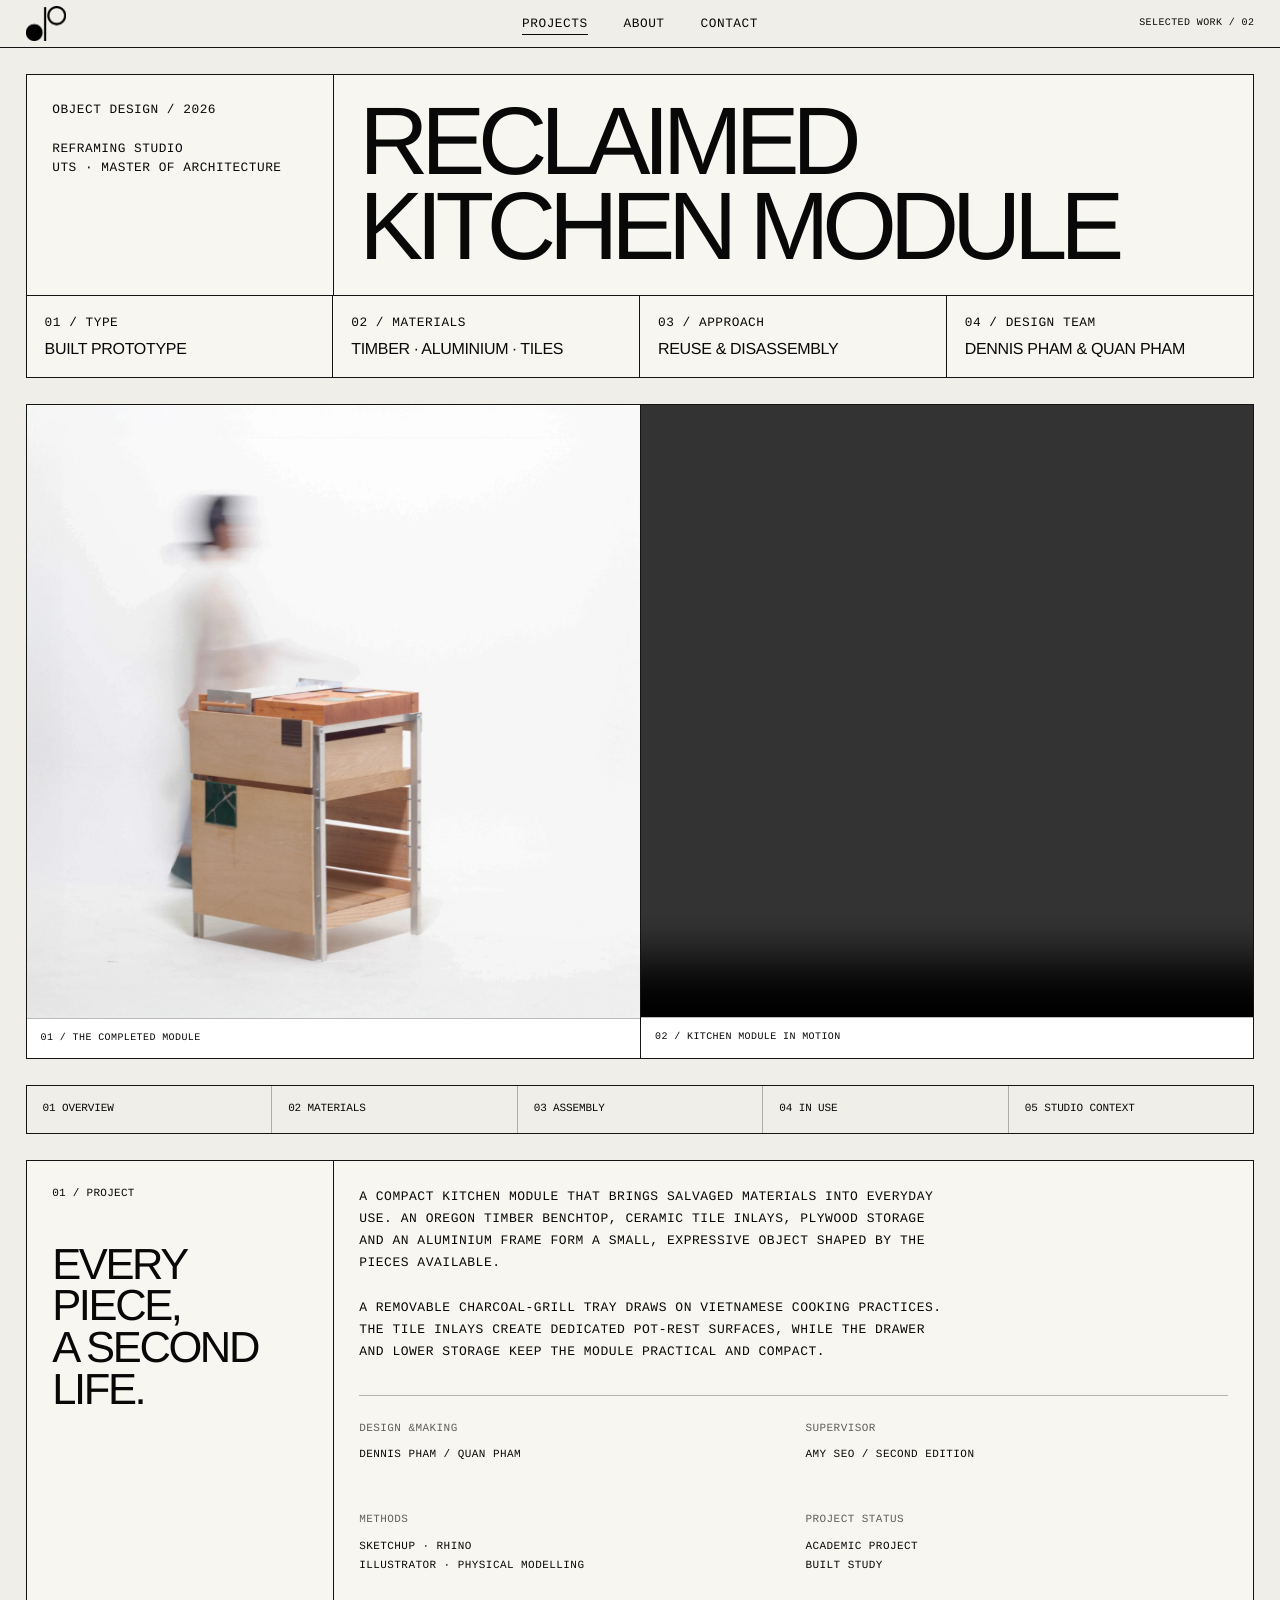
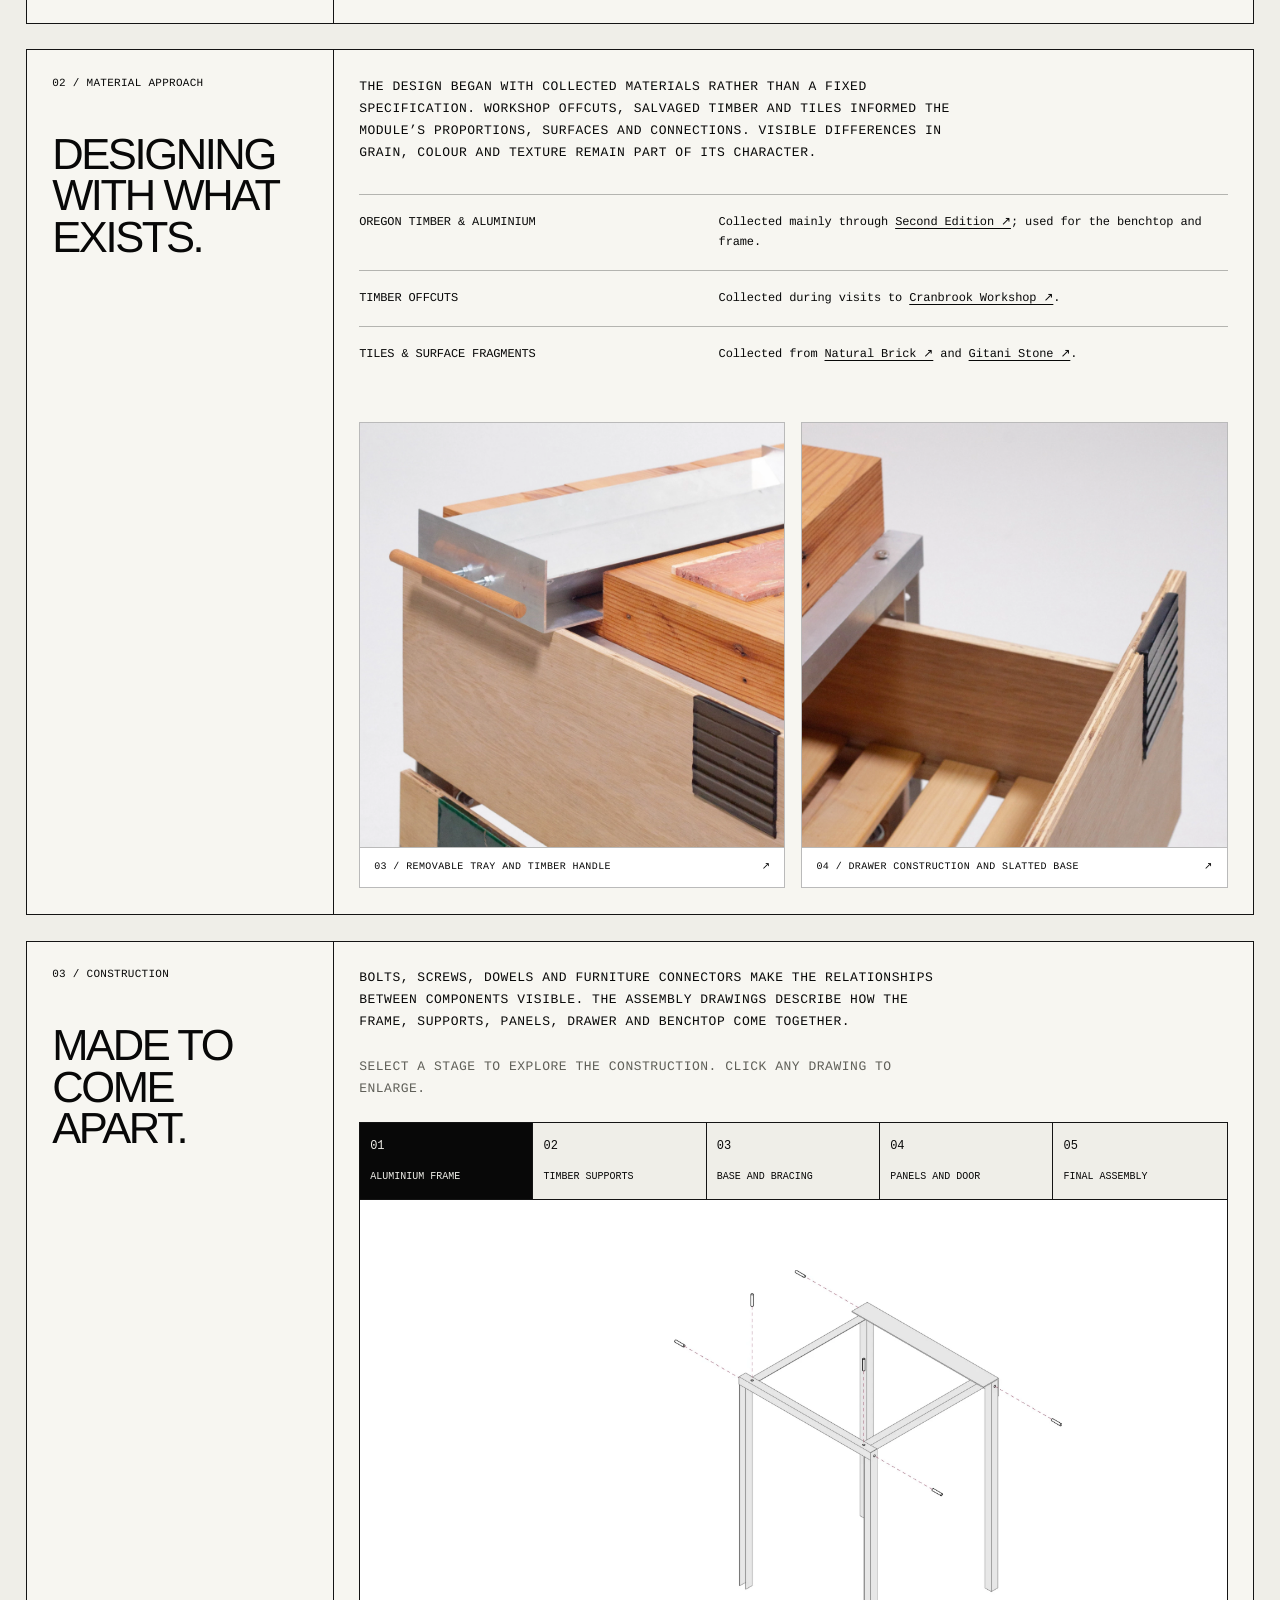
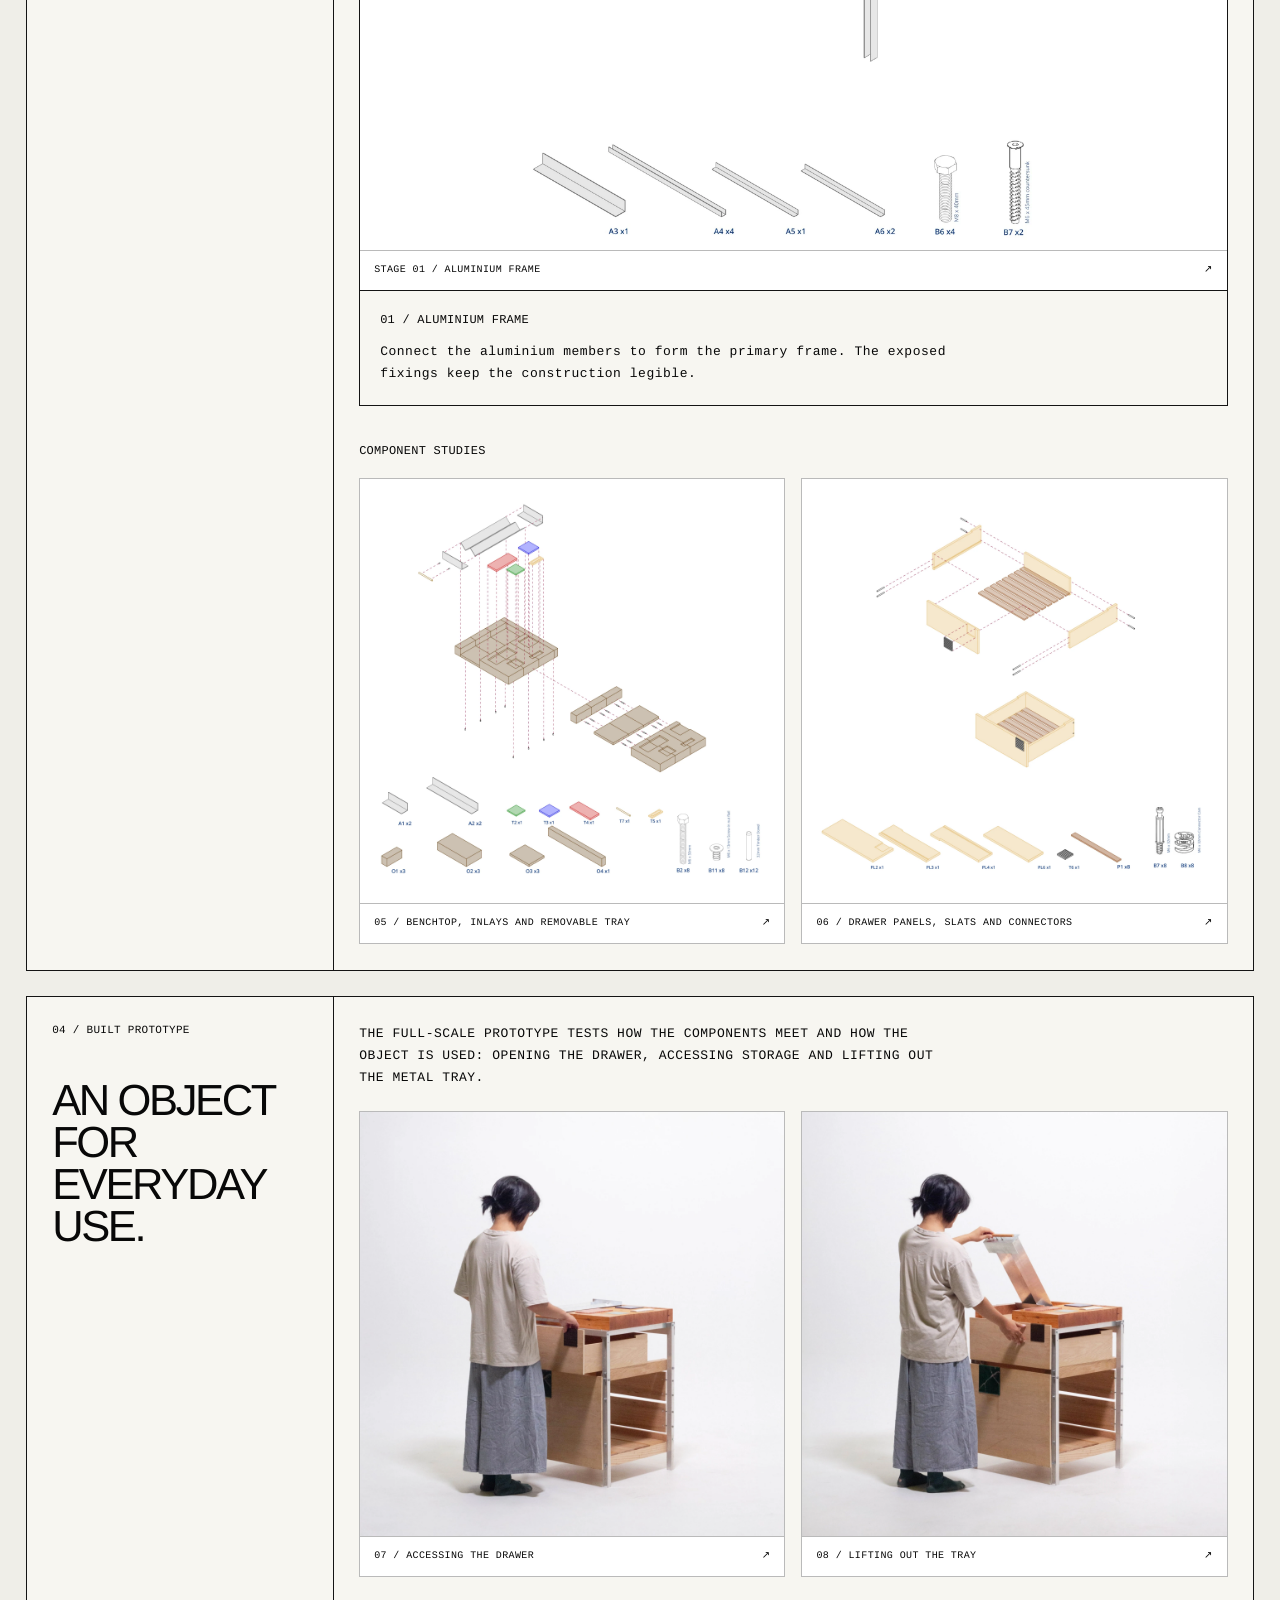
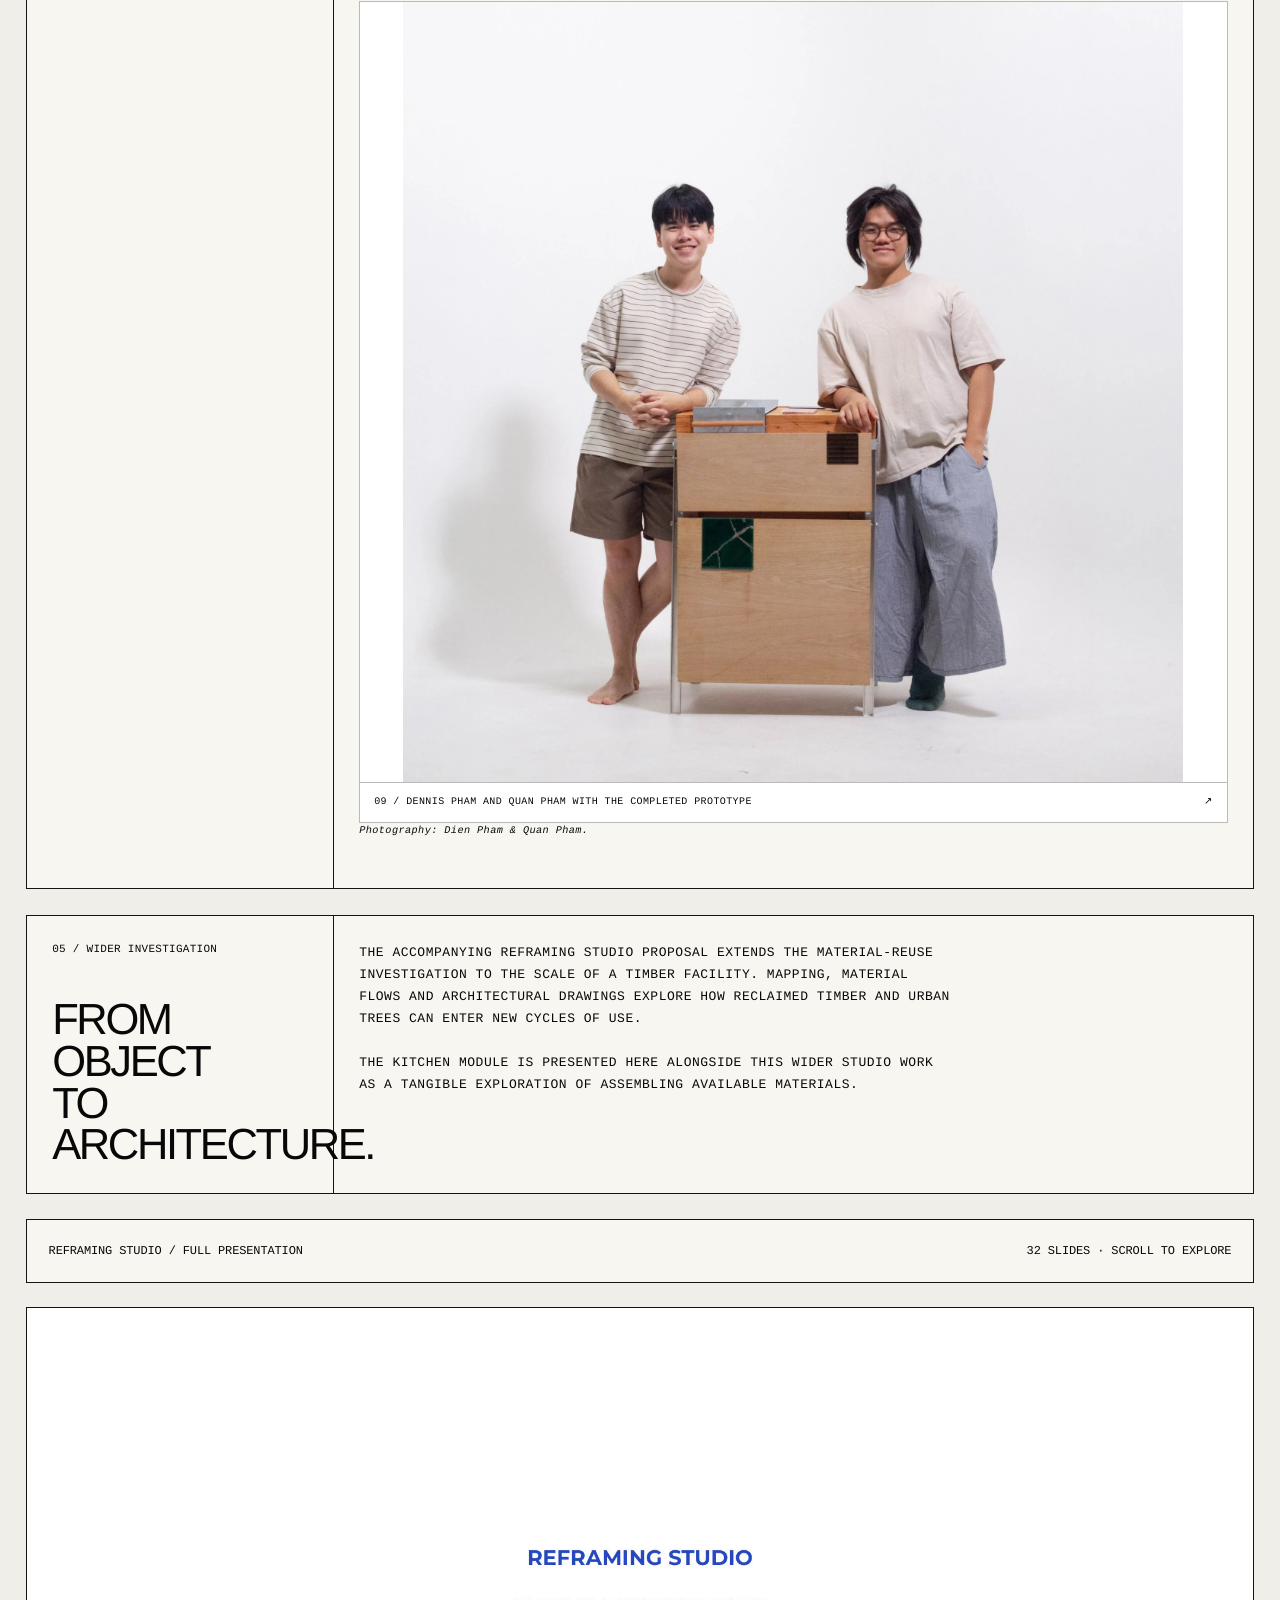
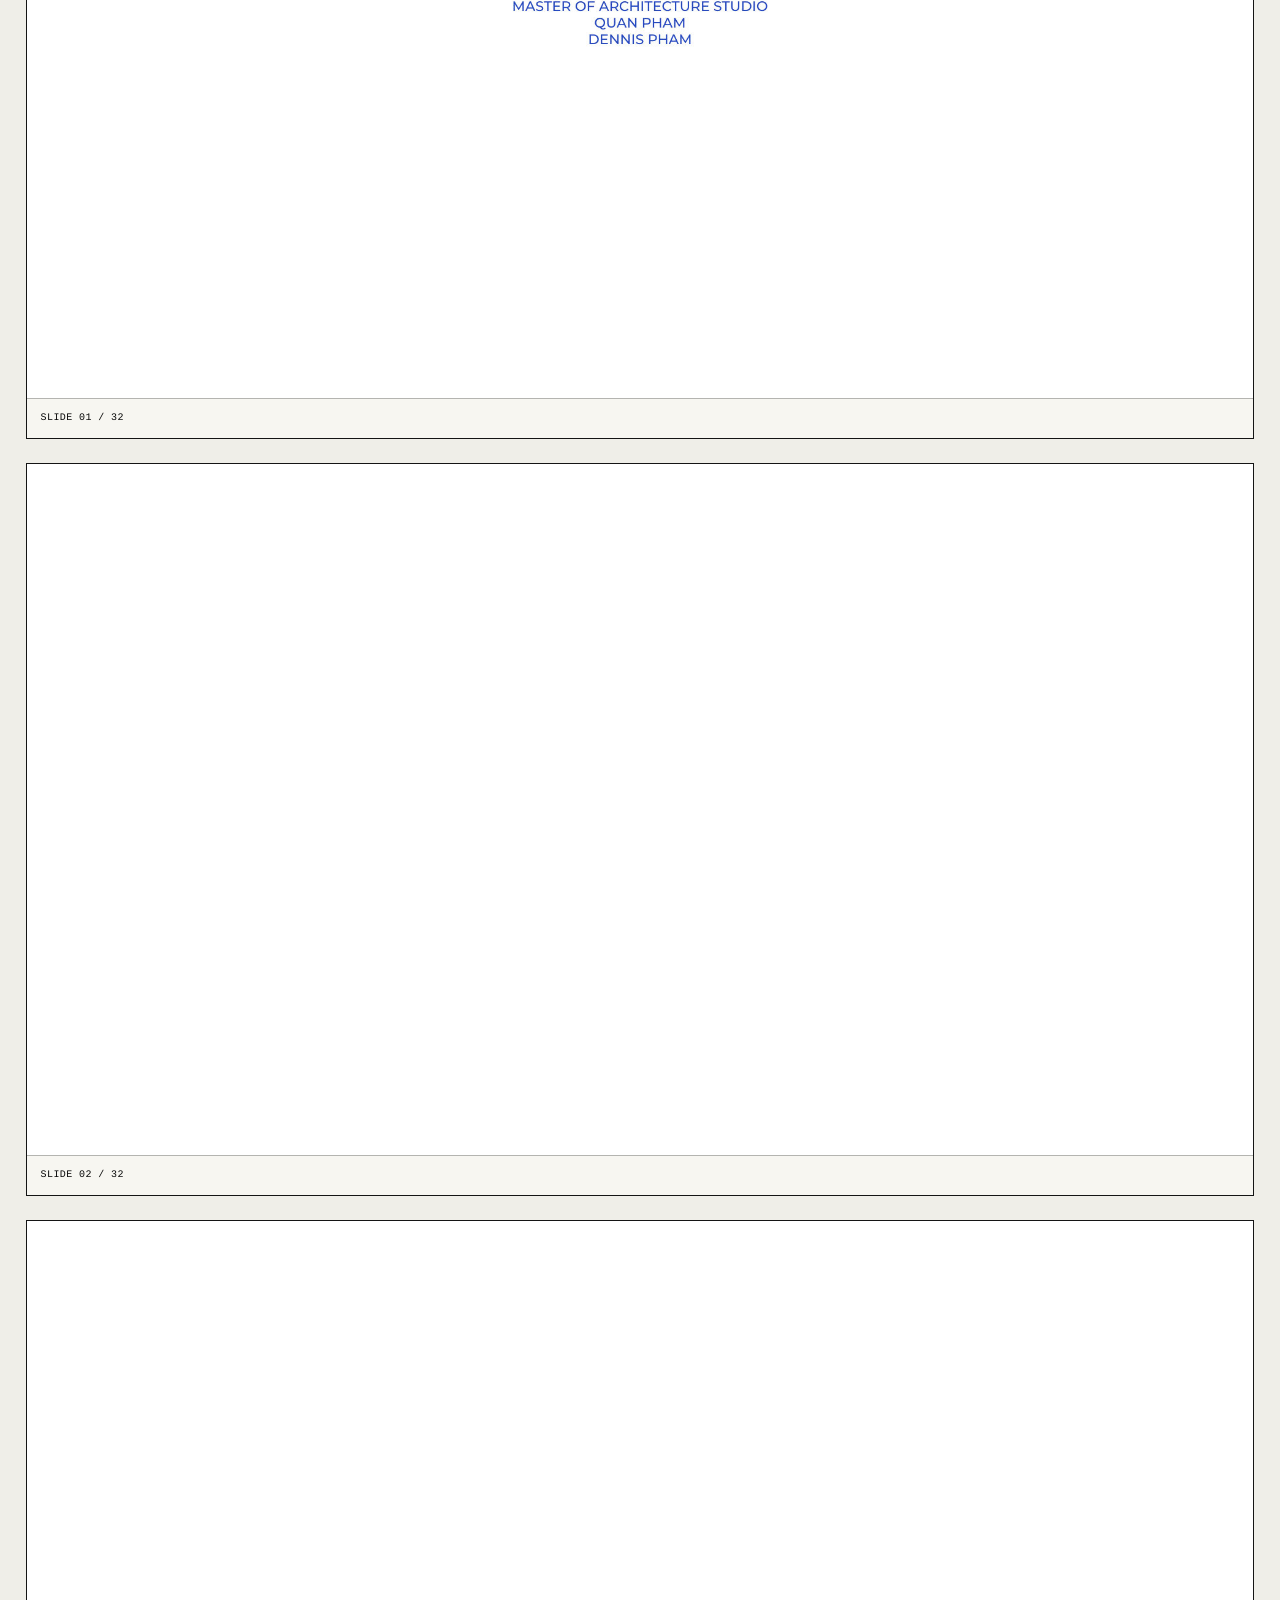
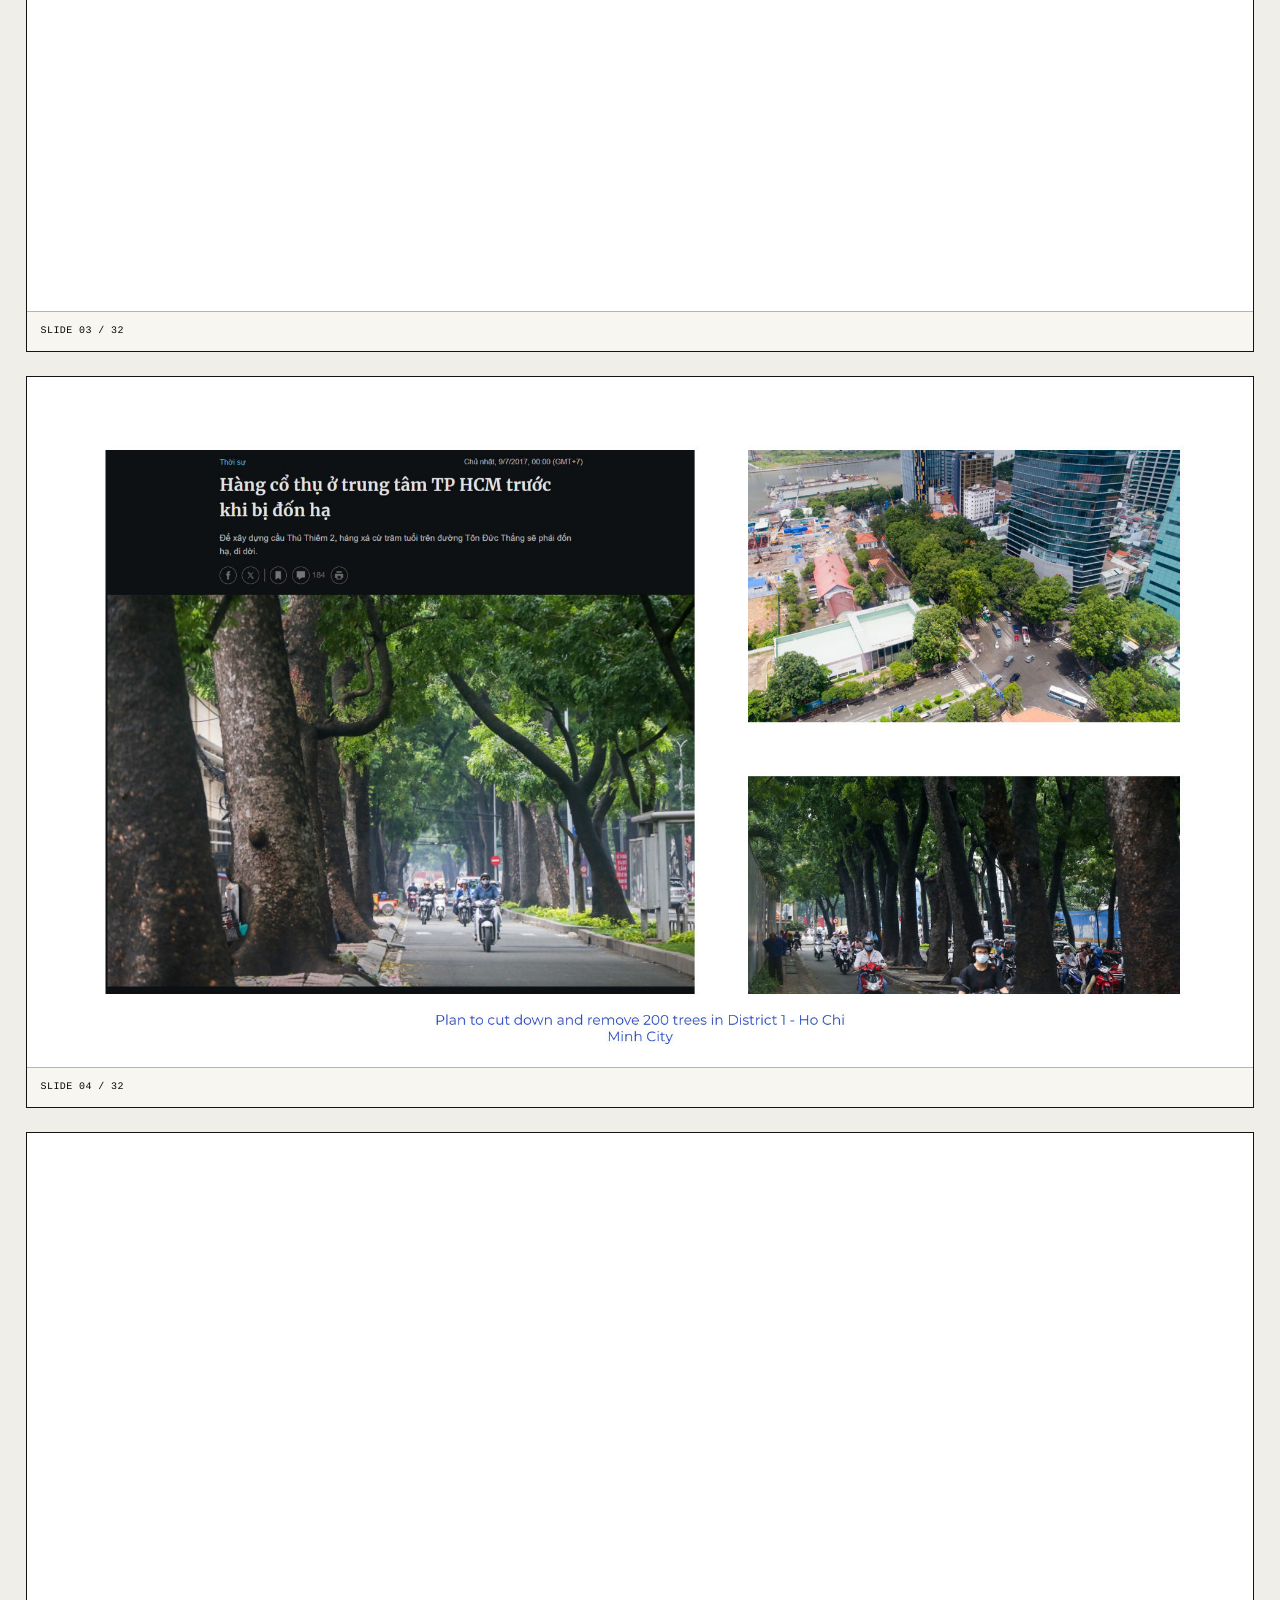
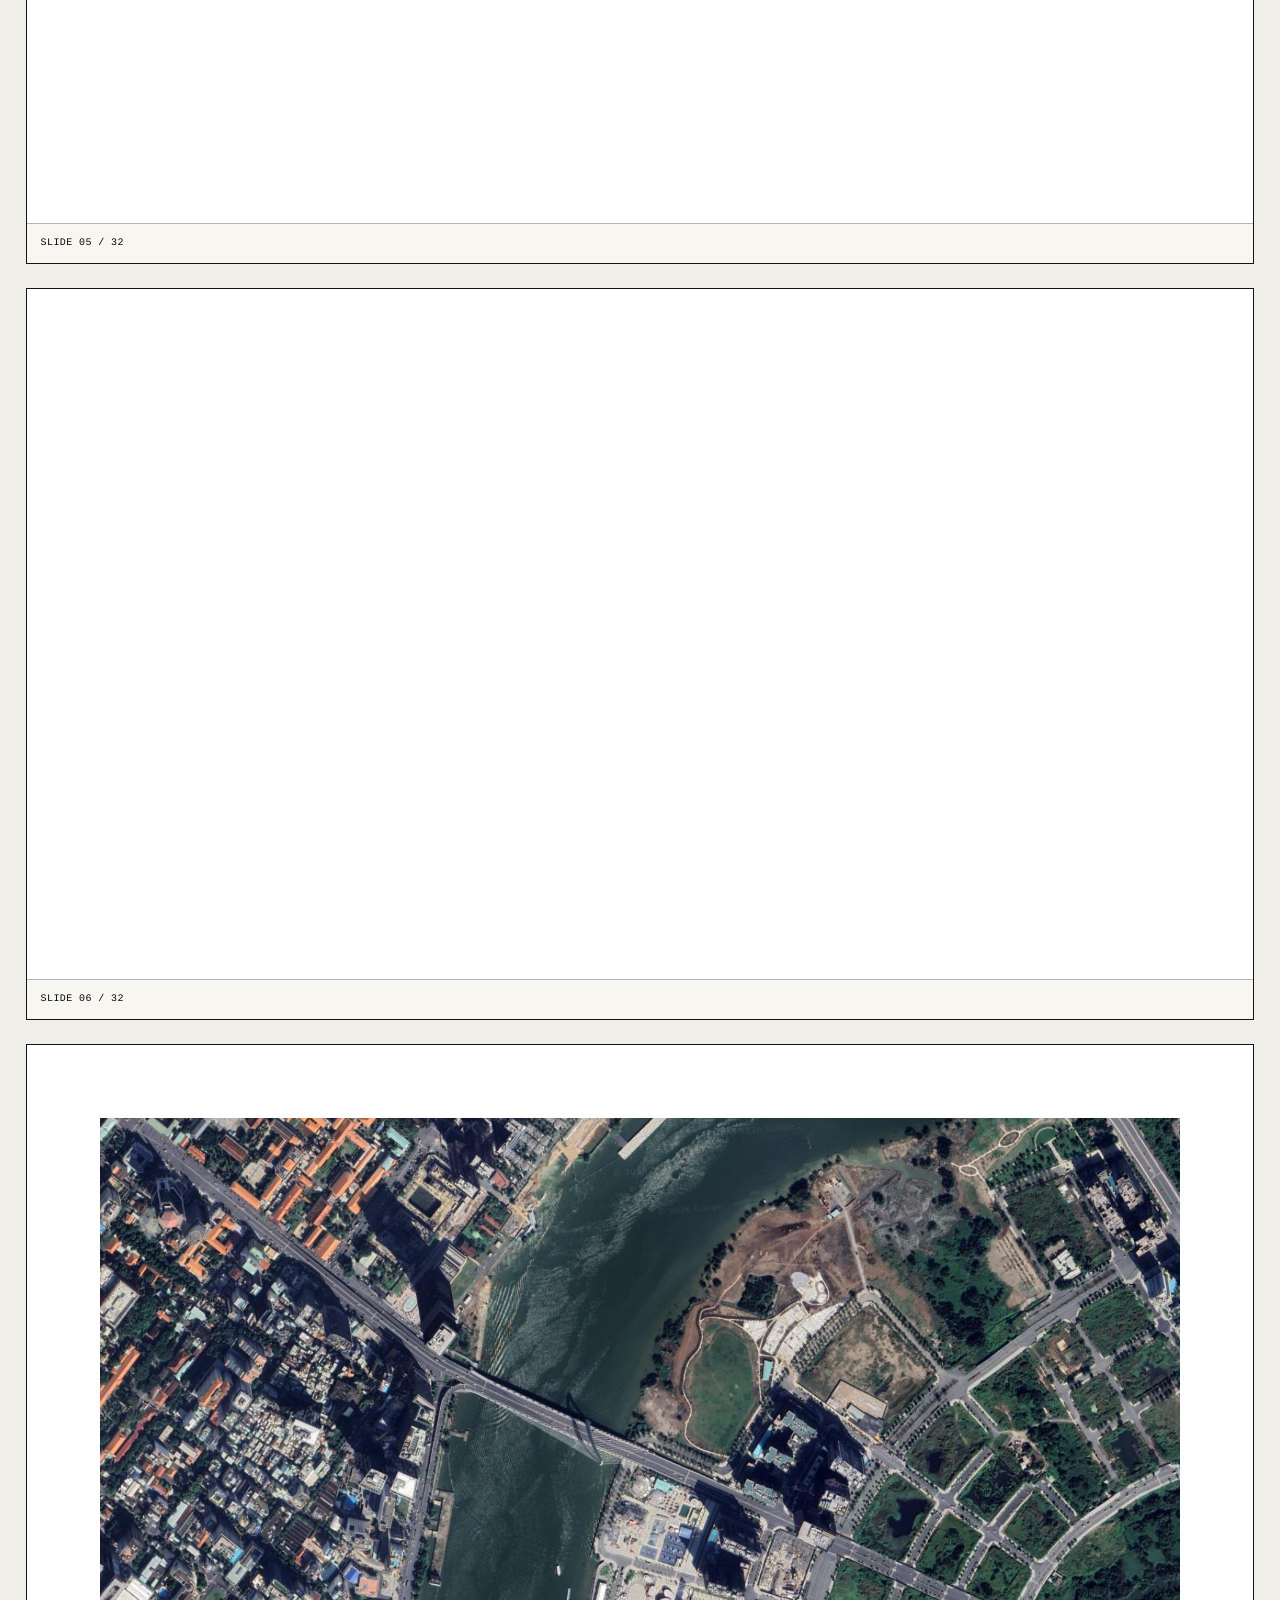
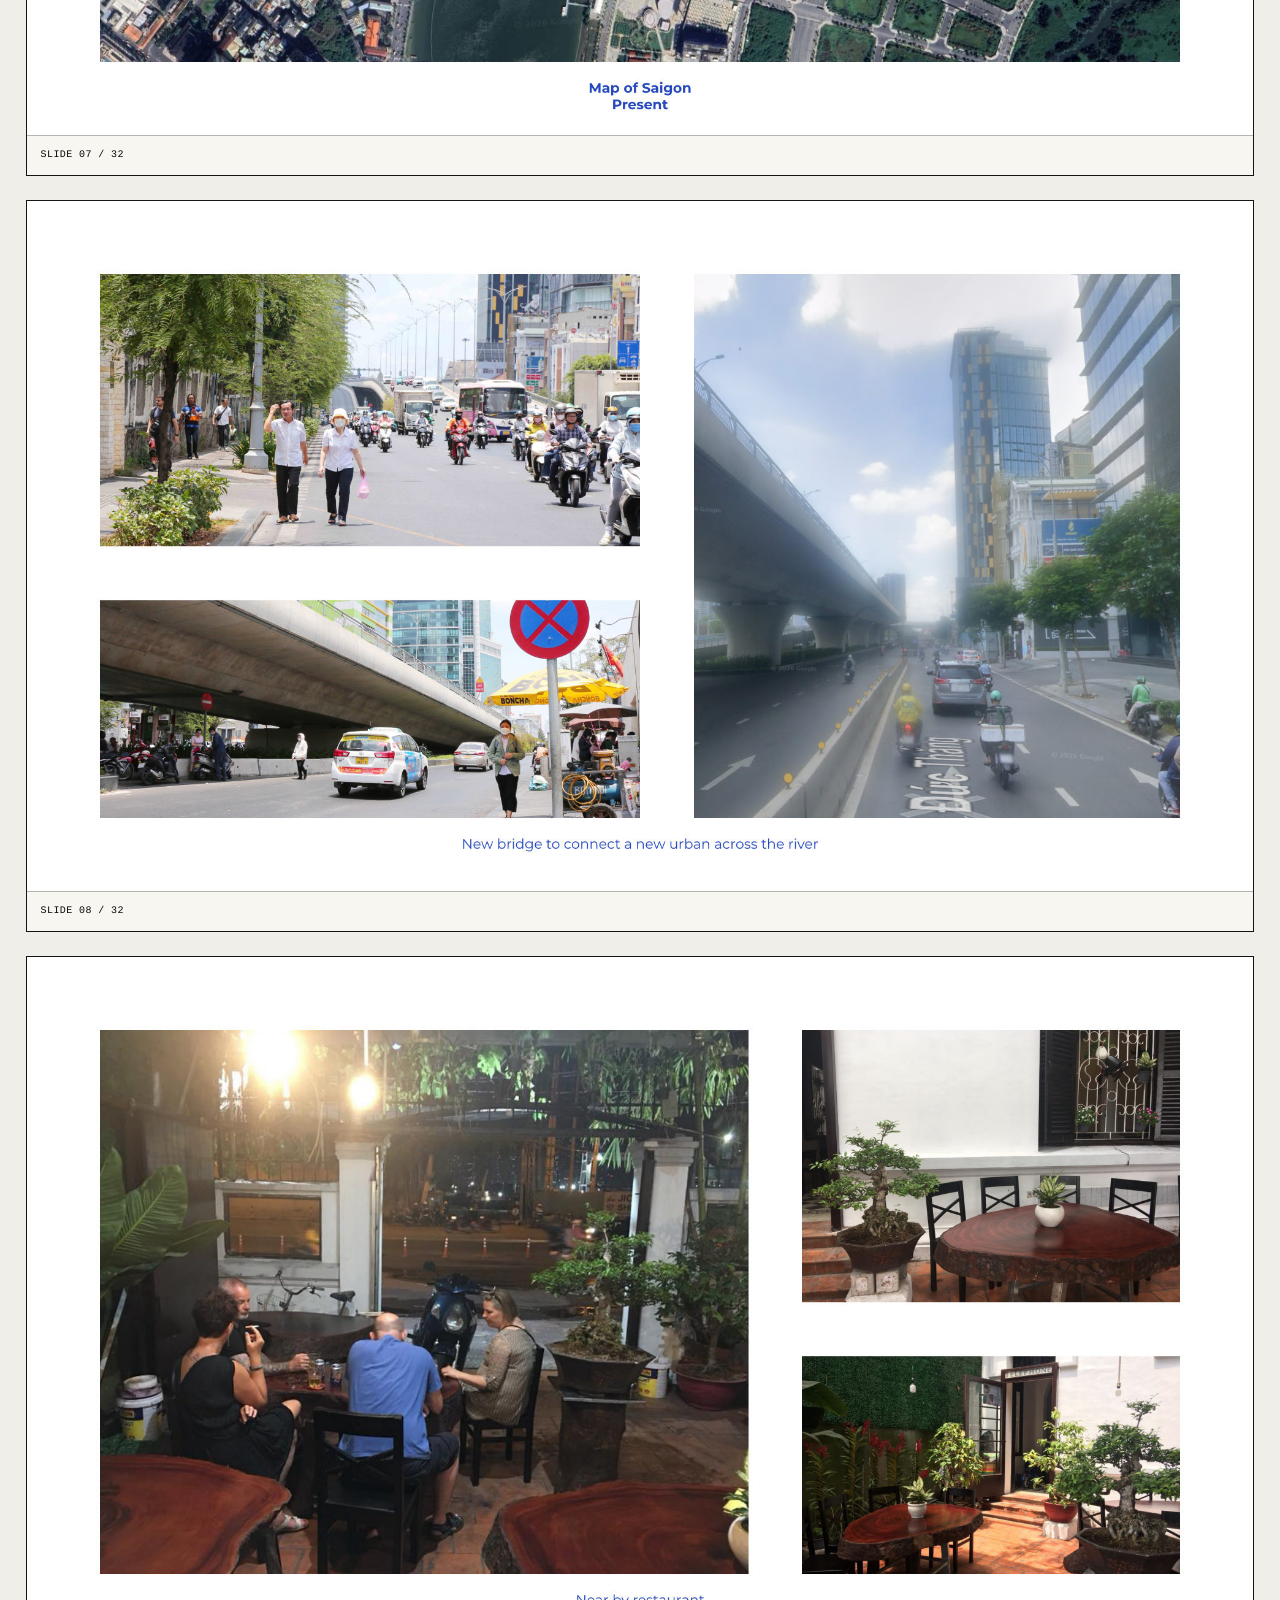
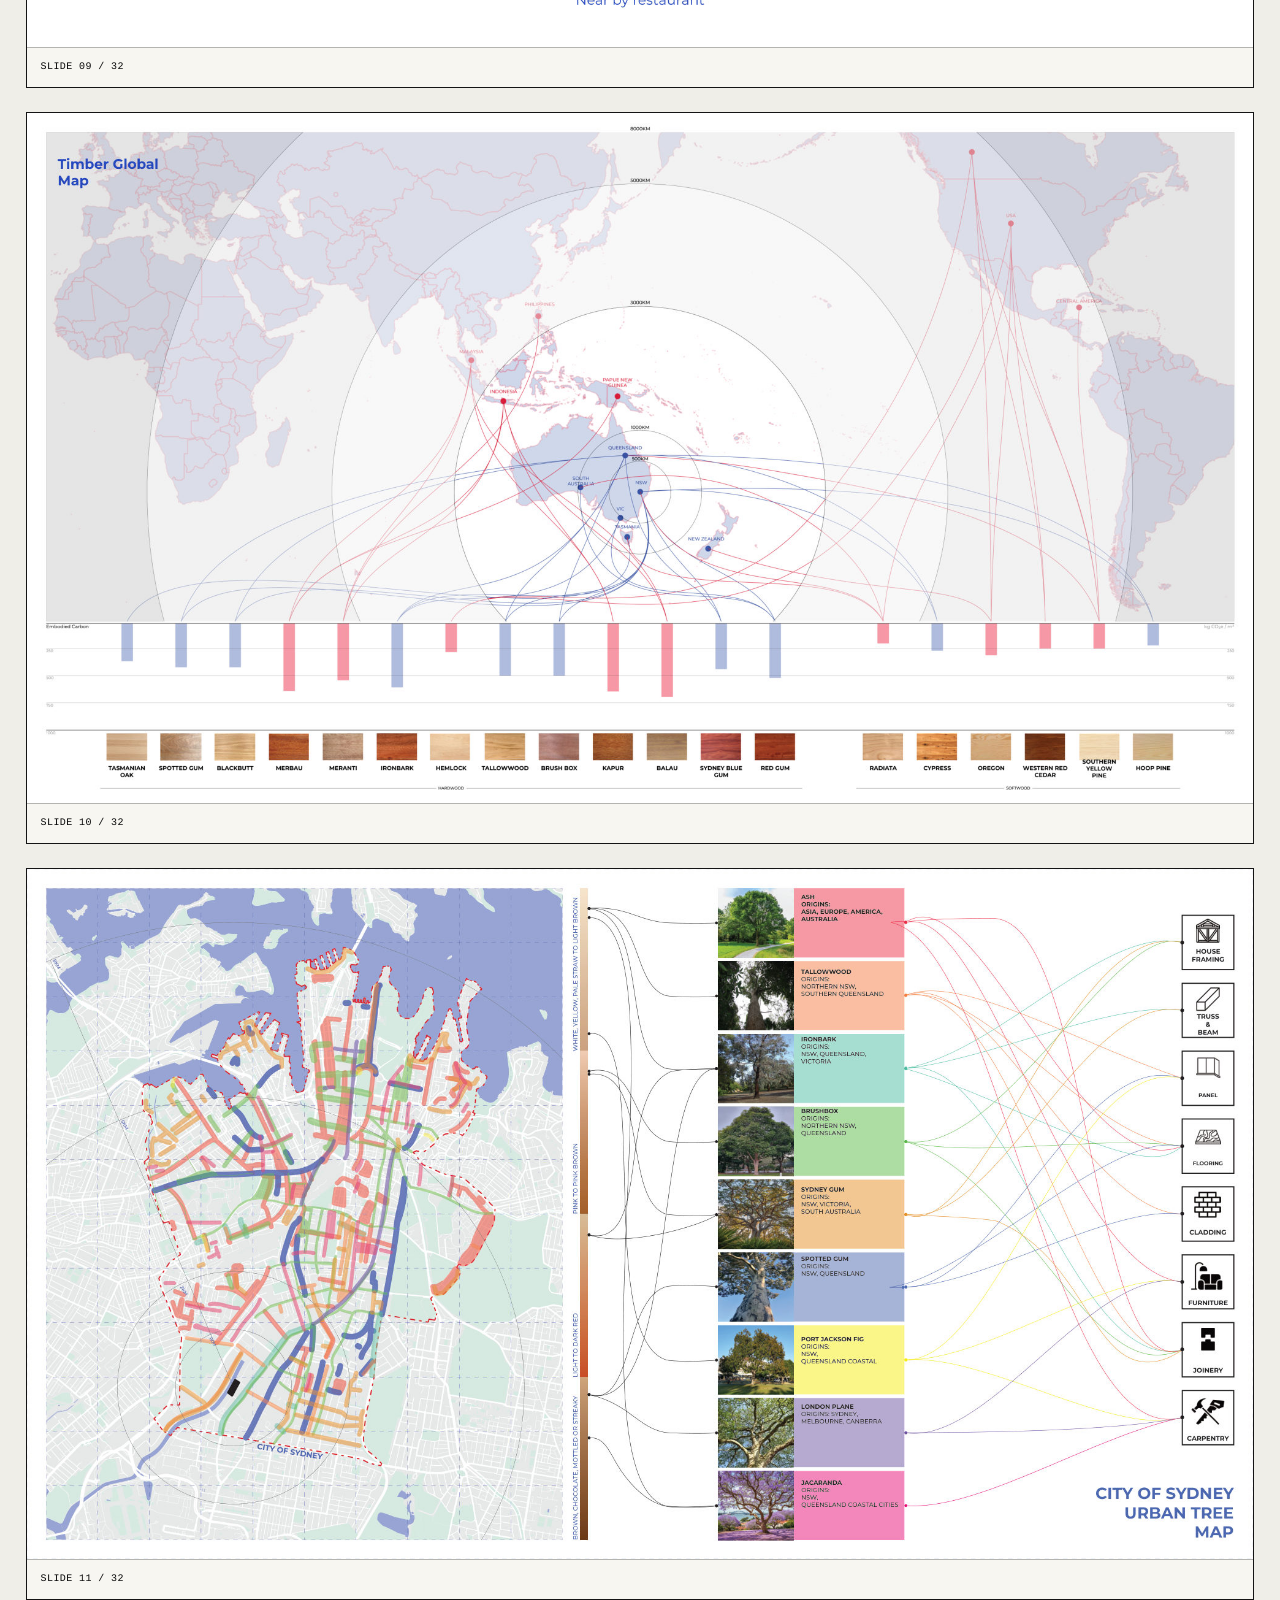
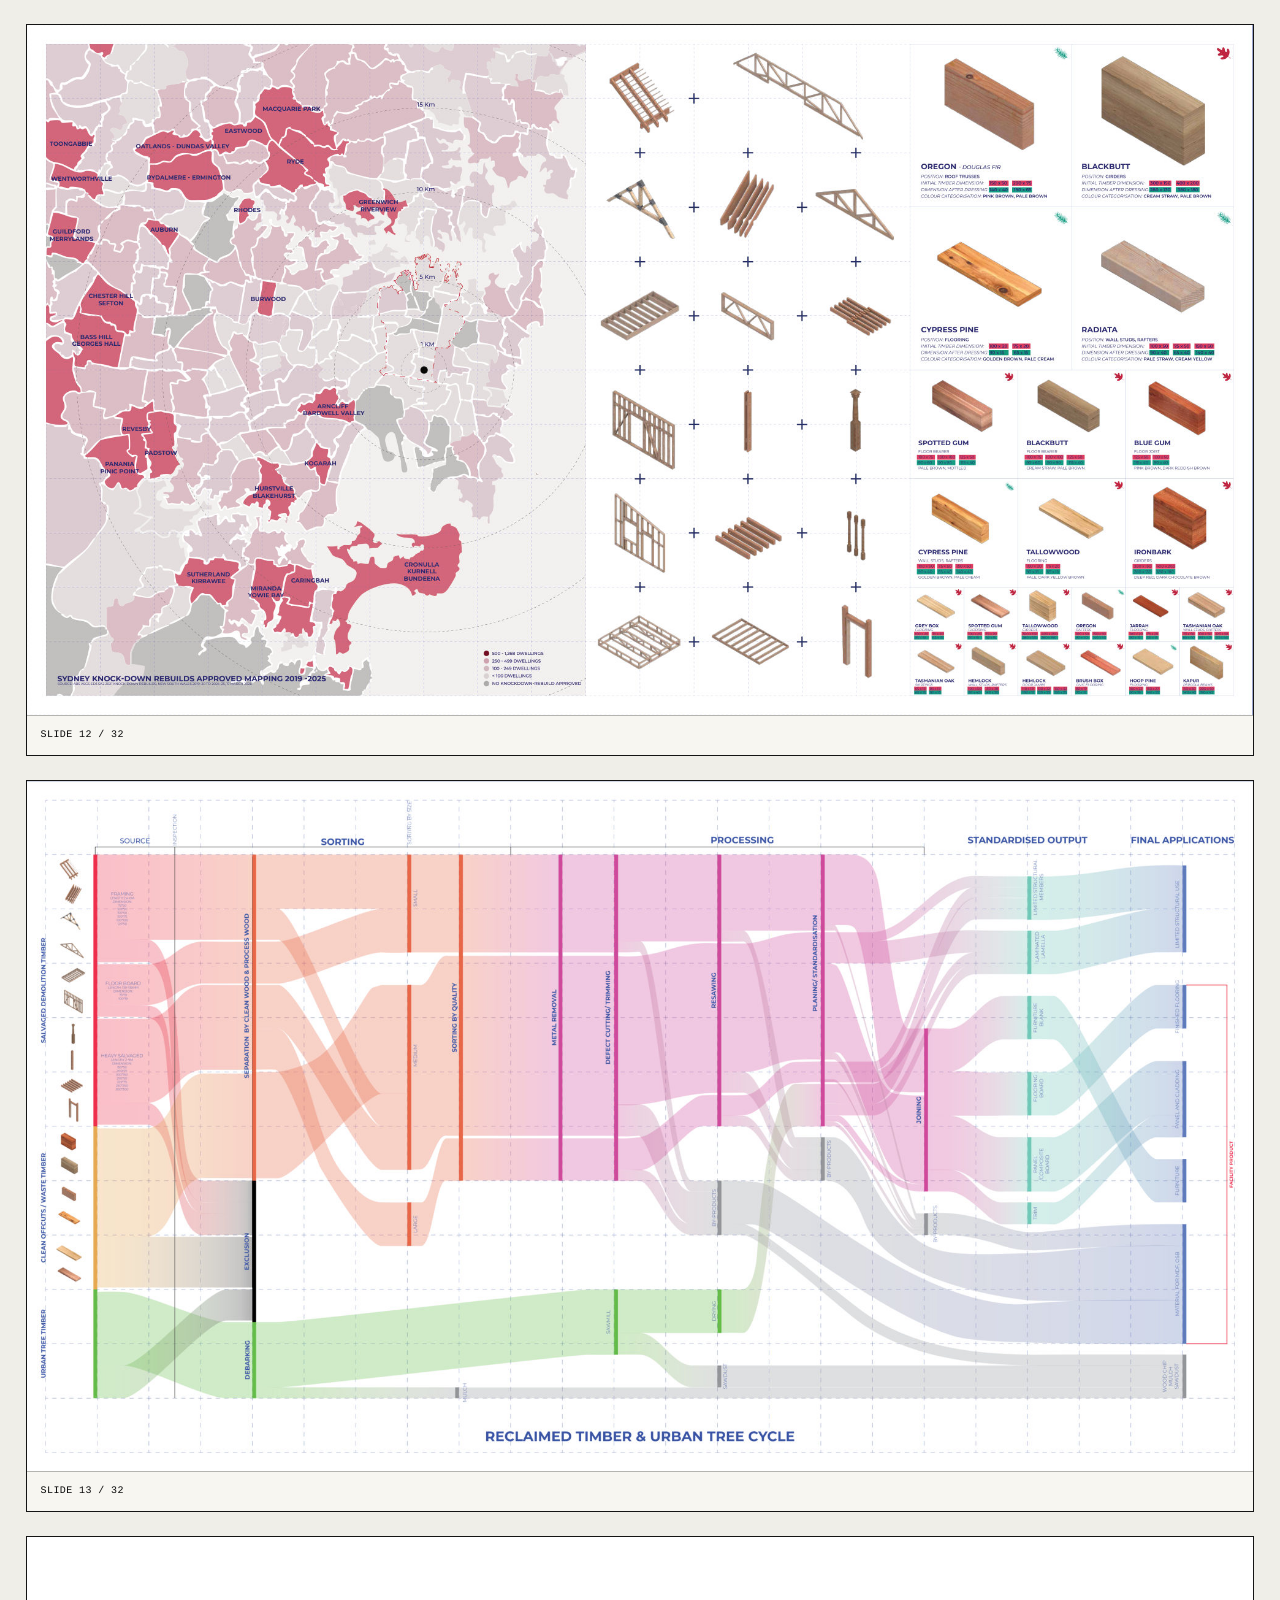
<file: index.html>
<!doctype html>
<html lang="en">
    <head>
        <meta charset="utf-8">
        <meta name="viewport" content="width=device-width,initial-scale=1">
        <meta name="description" content="Reclaimed Kitchen Module by Dennis Pham and Quan Pham. A built study in material reuse, reversible assembly and everyday cooking.">
        <title>Reclaimed Kitchen Module — Dennis Pham</title>
        <link rel="icon" href="assets/kitchen-module/favicon.png">
        <link rel="stylesheet" href="assets/kitchen-module/portfolio-base.css">
        <link rel="stylesheet" href="assets/kitchen-module/project.css">
        <script src="assets/kitchen-module/project.js" defer></script>
    </head>
    <body class="kitchen-page" id="top">
        <a class="skip" href="#main">Skip to project</a>
        <header class="site-header">
            <a class="logo" href="https://dennisphamarch.github.io/architectural-portfolio/" aria-label="Dennis Pham home">
                <img src="assets/kitchen-module/favicon.png" alt="Dennis Pham">
            </a>
            <nav class="nav" aria-label="Main navigation">
                <a class="active" href="https://dennisphamarch.github.io/architectural-portfolio/">Projects</a>
                <a href="https://dennisphamarch.github.io/architectural-portfolio/about.html">About</a>
                <a href="https://dennisphamarch.github.io/architectural-portfolio/contact.html">Contact</a>
            </nav>
            <span class="header-note">Selected work / 02</span>
        </header>
        <main id="main">
            <section class="project-hero">
                <p class="eyebrow">
                    Object design / 2026<br>
                    <br>Reframing Studio<br>UTS · Master of Architecture
                </p>
                <h1>
                    Reclaimed<br>Kitchen Module
                </h1>
                <div class="project-meta">
                    <div class="meta-item">
                        <span>01 / Type</span>
                        <strong>Built prototype</strong>
                    </div>
                    <div class="meta-item">
                        <span>02 / Materials</span>
                        <strong>Timber · Aluminium · Tiles</strong>
                    </div>
                    <div class="meta-item">
                        <span>03 / Approach</span>
                        <strong>Reuse &amp; disassembly</strong>
                    </div>
                    <div class="meta-item">
                        <span>04 / Design team</span>
                        <strong>Dennis Pham &amp; Quan Pham</strong>
                    </div>
                </div>
            </section>
            <section class="opening" aria-label="Project photographs">
                <figure>
                    <a class="zoom" href="assets/kitchen-module/IMG_1346.webp" data-caption="The completed kitchen module">
                        <img src="assets/kitchen-module/IMG_1346.webp" alt="Reclaimed kitchen module with a blurred figure behind it" fetchpriority="high">
                    </a>
                    <figcaption>01 / The completed module</figcaption>
                </figure>
                <figure class="opening-video">
                    <video controls autoplay muted loop playsinline preload="metadata" aria-label="Reclaimed kitchen module project video">
                        <source src="assets/kitchen-module/kitchen-module-video.mp4" type="video/mp4">Your browser does not support embedded video. <a href="assets/kitchen-module/kitchen-module-video.mp4">Download the project video</a>.
                    </video>
                    <figcaption>02 / Kitchen module in motion</figcaption>
                </figure>
            </section>
            <nav class="section-nav" aria-label="Project sections">
                <a href="#overview">01 Overview</a>
                <a href="#materials">02 Materials</a>
                <a href="#assembly">03 Assembly</a>
                <a href="#use">04 In use</a>
                <a href="#context">05 Studio context</a>
            </nav>
            <section class="content-section" id="overview">
                <h2>
                    <small>01 / Project</small>Every piece,<br>a second life.
                </h2>
                <div>
                    <p>A compact kitchen module that brings salvaged materials into everyday use. An Oregon timber benchtop, ceramic tile inlays, plywood storage and an aluminium frame form a small, expressive object shaped by the pieces available.</p>
                    <p>A removable charcoal-grill tray draws on Vietnamese cooking practices. The tile inlays create dedicated pot-rest surfaces, while the drawer and lower storage keep the module practical and compact.</p>
                    <div class="credit-grid">
                        <p>
                            Design &amp;making<br>
                            <strong>Dennis Pham /<a href="https://www.behance.net/quanpham157?utm_source=ig&utm_medium=social&utm_content=link_in_bio&fbclid=PAZXh0bgNhZW0CMTEAcGRvZgJzcnRjBmFwcF9pZA85MzY2MTk3NDMzOTI0NTkAAacH9q-seKosynF2IkXjv1iB3mrw9gFbTa9PAFjOere9ixqfLY_YUEd3IA4AVg_aem_LX6RI2lnfXBKEguPCpfZnw" target="_blank" rel="noopener noreferrer">
                                Quan Pham</a> 
                            </strong>
                        </p>
                        <p>
                            Supervisor<br>
                            <strong>Amy Seo / Second Edition</strong>
                        </p>
                        <p>
                            Methods<br>
                            <strong>
                                SketchUp · Rhino<br>Illustrator · Physical modelling
                            </strong>
                        </p>
                        <p>
                            Project status<br>
                            <strong>
                                Academic project<br>Built study
                            </strong>
                        </p>
                    </div>
                </div>
            </section>
            <section class="content-section" id="materials">
                <h2>
                    <small>02 / Material approach</small>Designing<br>with what exists.
                </h2>
                <div>
                    <p>The design began with collected materials rather than a fixed specification. Workshop offcuts, salvaged timber and tiles informed the module’s proportions, surfaces and connections. Visible differences in grain, colour and texture remain part of its character.</p>
                    <dl class="material-list">
                        <div>
                            <dt>Oregon timber &amp; aluminium</dt>
                            <dd>
                                Collected mainly through <a href="https://www.secondedition.com.au/" target="_blank" rel="noopener">Second Edition ↗</a>; used for the benchtop and frame.
                            </dd>
                        </div>
                        <div>
                            <dt>Timber offcuts</dt>
                            <dd>
                                Collected during visits to <a href="https://www.cranbrookworkshop.com.au/" target="_blank" rel="noopener">Cranbrook Workshop ↗</a>.
                            </dd>
                        </div>
                        <div>
                            <dt>Tiles &amp; surface fragments</dt>
                            <dd>
                                Collected from <a href="https://naturalbrick.com.au/" target="_blank" rel="noopener">Natural Brick ↗</a> and <a href="https://www.gitanistone.com.au/" target="_blank" rel="noopener">Gitani Stone ↗</a>.
                            </dd>
                        </div>
                    </dl>
                    <div class="media-grid">
                        <figure class="">
                            <a class="zoom" href="assets/kitchen-module/IMG_1338.webp" data-caption="03 / Removable tray and timber handle">
                                <img src="assets/kitchen-module/IMG_1338.webp" alt="03 / Removable tray and timber handle" loading="lazy">
                            </a>
                            <figcaption>
                                03 / Removable tray and timber handle<span aria-hidden="true"> ↗</span>
                            </figcaption>
                        </figure>
                        <figure class="">
                            <a class="zoom" href="assets/kitchen-module/IMG_1334.webp" data-caption="04 / Drawer construction and slatted base">
                                <img src="assets/kitchen-module/IMG_1334.webp" alt="04 / Drawer construction and slatted base" loading="lazy">
                            </a>
                            <figcaption>
                                04 / Drawer construction and slatted base<span aria-hidden="true"> ↗</span>
                            </figcaption>
                        </figure>
                    </div>
                </div>
            </section>
            <section class="content-section" id="assembly">
                <h2>
                    <small>03 / Construction</small>Made to<br>come apart.
                </h2>
                <div>
                    <p>Bolts, screws, dowels and furniture connectors make the relationships between components visible. The assembly drawings describe how the frame, supports, panels, drawer and benchtop come together.</p>
                    <p class="instruction">Select a stage to explore the construction. Click any drawing to enlarge.</p>
                    <div class="assembly-viewer">
                        <div class="step-buttons" role="group" aria-label="Assembly stages">
                            <button type="button" data-step="0" aria-pressed="true" aria-controls="step-panel">
                                01<span>Aluminium frame</span>
                            </button>
                            <button type="button" data-step="1" aria-pressed="false" aria-controls="step-panel">
                                02<span>Timber supports</span>
                            </button>
                            <button type="button" data-step="2" aria-pressed="false" aria-controls="step-panel">
                                03<span>Base and bracing</span>
                            </button>
                            <button type="button" data-step="3" aria-pressed="false" aria-controls="step-panel">
                                04<span>Panels and door</span>
                            </button>
                            <button type="button" data-step="4" aria-pressed="false" aria-controls="step-panel">
                                05<span>Final assembly</span>
                            </button>
                        </div>
                        <div id="step-panel" class="step-panel">
                            <figure class="">
                                <a class="zoom" href="assets/kitchen-module/Kitchen-Assembly-1.webp" data-caption="Stage 01 / Aluminium frame">
                                    <img src="assets/kitchen-module/Kitchen-Assembly-1.webp" alt="Stage 01 / Aluminium frame" loading="lazy">
                                </a>
                                <figcaption>
                                    Stage 01 / Aluminium frame<span aria-hidden="true"> ↗</span>
                                </figcaption>
                            </figure>
                            <div class="step-copy" aria-live="polite">
                                <h3 id="step-title">01 / Aluminium frame</h3>
                                <p id="step-description">Connect the aluminium members to form the primary frame. The exposed fixings keep the construction legible.</p>
                            </div>
                        </div>
                    </div>
                    <noscript>
                        <p>All remaining assembly stages:</p>
                        <div class="media-grid">
                            <figure class="">
                                <a class="zoom" href="assets/kitchen-module/Kitchen-Assembly-2.webp" data-caption="Stage 02 / Timber supports">
                                    <img src="assets/kitchen-module/Kitchen-Assembly-2.webp" alt="Stage 02 / Timber supports" loading="lazy">
                                </a>
                                <figcaption>
                                    Stage 02 / Timber supports<span aria-hidden="true"> ↗</span>
                                </figcaption>
                            </figure>
                            <figure class="">
                                <a class="zoom" href="assets/kitchen-module/Kitchen-Assembly-3.webp" data-caption="Stage 03 / Base and bracing">
                                    <img src="assets/kitchen-module/Kitchen-Assembly-3.webp" alt="Stage 03 / Base and bracing" loading="lazy">
                                </a>
                                <figcaption>
                                    Stage 03 / Base and bracing<span aria-hidden="true"> ↗</span>
                                </figcaption>
                            </figure>
                            <figure class="">
                                <a class="zoom" href="assets/kitchen-module/Kitchen-Assembly-4.webp" data-caption="Stage 04 / Panels and door">
                                    <img src="assets/kitchen-module/Kitchen-Assembly-4.webp" alt="Stage 04 / Panels and door" loading="lazy">
                                </a>
                                <figcaption>
                                    Stage 04 / Panels and door<span aria-hidden="true"> ↗</span>
                                </figcaption>
                            </figure>
                            <figure class="">
                                <a class="zoom" href="assets/kitchen-module/Kitchen-Assembly-5.webp" data-caption="Stage 05 / Final assembly">
                                    <img src="assets/kitchen-module/Kitchen-Assembly-5.webp" alt="Stage 05 / Final assembly" loading="lazy">
                                </a>
                                <figcaption>
                                    Stage 05 / Final assembly<span aria-hidden="true"> ↗</span>
                                </figcaption>
                            </figure>
                        </div>
                    </noscript>
                    <h3 class="subheading">Component studies</h3>
                    <div class="media-grid drawings">
                        <figure class="">
                            <a class="zoom" href="assets/kitchen-module/benchtop-assembly.webp" data-caption="05 / Benchtop, inlays and removable tray">
                                <img src="assets/kitchen-module/benchtop-assembly.webp" alt="05 / Benchtop, inlays and removable tray" loading="lazy">
                            </a>
                            <figcaption>
                                05 / Benchtop, inlays and removable tray<span aria-hidden="true"> ↗</span>
                            </figcaption>
                        </figure>
                        <figure class="">
                            <a class="zoom" href="assets/kitchen-module/drawers-assembly.webp" data-caption="06 / Drawer panels, slats and connectors">
                                <img src="assets/kitchen-module/drawers-assembly.webp" alt="06 / Drawer panels, slats and connectors" loading="lazy">
                            </a>
                            <figcaption>
                                06 / Drawer panels, slats and connectors<span aria-hidden="true"> ↗</span>
                            </figcaption>
                        </figure>
                    </div>
                </div>
            </section>
            <section class="content-section" id="use">
                <h2>
                    <small>04 / Built prototype</small>An object<br>for everyday use.
                </h2>
                <div>
                    <p>The full-scale prototype tests how the components meet and how the object is used: opening the drawer, accessing storage and lifting out the metal tray.</p>
                    <div class="media-grid">
                        <figure class="">
                            <a class="zoom" href="assets/kitchen-module/IMG_1351.webp" data-caption="07 / Accessing the drawer">
                                <img src="assets/kitchen-module/IMG_1351.webp" alt="07 / Accessing the drawer" loading="lazy">
                            </a>
                            <figcaption>
                                07 / Accessing the drawer<span aria-hidden="true"> ↗</span>
                            </figcaption>
                        </figure>
                        <figure class="">
                            <a class="zoom" href="assets/kitchen-module/IMG_1357.webp" data-caption="08 / Lifting out the tray">
                                <img src="assets/kitchen-module/IMG_1357.webp" alt="08 / Lifting out the tray" loading="lazy">
                            </a>
                            <figcaption>
                                08 / Lifting out the tray<span aria-hidden="true"> ↗</span>
                            </figcaption>
                        </figure>
                    </div>
                    <figure class="team-photo">
                        <a class="zoom" href="assets/kitchen-module/IMG_1364.webp" data-caption="09 / Dennis Pham and Quan Pham with the completed prototype">
                            <img src="assets/kitchen-module/IMG_1364.webp" alt="09 / Dennis Pham and Quan Pham with the completed prototype" loading="lazy">
                        </a>
                        <figcaption>
                            09 / Dennis Pham and Quan Pham with the completed prototype<span aria-hidden="true"> ↗</span>
                        </figcaption>
                    </figure>
                    <p class="citation-text">Photography: Dien Pham &amp; Quan Pham.</p>
                </div>
            </section>
            <section class="content-section" id="context">
                <h2>
                    <small>05 / Wider investigation</small>From object<br>to architecture.
                </h2>
                <div>
                    <p>The accompanying Reframing Studio proposal extends the material-reuse investigation to the scale of a timber facility. Mapping, material flows and architectural drawings explore how reclaimed timber and urban trees can enter new cycles of use.</p>
                    <p>The kitchen module is presented here alongside this wider studio work as a tangible exploration of assembling available materials.</p>
                </div>
            </section>
            <section class="presentation-slides" aria-labelledby="slides-heading">
                <div class="slides-heading">
                    <h2 id="slides-heading">Reframing Studio / Full presentation</h2>
                    <p>32 slides · Scroll to explore</p>
                </div>
                <figure id="slide-01">
                    <img src="assets/kitchen-module/slides/slide-01.jpg" alt="Reframing Studio presentation, slide 1 of 32" width="2000" height="1125" loading="lazy" decoding="async">
                    <figcaption>Slide 01 / 32</figcaption>
                </figure>
                <figure id="slide-02">
                    <img src="assets/kitchen-module/slides/slide-02.jpg" alt="Reframing Studio presentation, slide 2 of 32" width="2000" height="1125" loading="lazy" decoding="async">
                    <figcaption>Slide 02 / 32</figcaption>
                </figure>
                <figure id="slide-03">
                    <img src="assets/kitchen-module/slides/slide-03.jpg" alt="Reframing Studio presentation, slide 3 of 32" width="2000" height="1125" loading="lazy" decoding="async">
                    <figcaption>Slide 03 / 32</figcaption>
                </figure>
                <figure id="slide-04">
                    <img src="assets/kitchen-module/slides/slide-04.jpg" alt="Reframing Studio presentation, slide 4 of 32" width="2000" height="1125" loading="lazy" decoding="async">
                    <figcaption>Slide 04 / 32</figcaption>
                </figure>
                <figure id="slide-05">
                    <img src="assets/kitchen-module/slides/slide-05.jpg" alt="Reframing Studio presentation, slide 5 of 32" width="2000" height="1125" loading="lazy" decoding="async">
                    <figcaption>Slide 05 / 32</figcaption>
                </figure>
                <figure id="slide-06">
                    <img src="assets/kitchen-module/slides/slide-06.jpg" alt="Reframing Studio presentation, slide 6 of 32" width="2000" height="1125" loading="lazy" decoding="async">
                    <figcaption>Slide 06 / 32</figcaption>
                </figure>
                <figure id="slide-07">
                    <img src="assets/kitchen-module/slides/slide-07.jpg" alt="Reframing Studio presentation, slide 7 of 32" width="2000" height="1125" loading="lazy" decoding="async">
                    <figcaption>Slide 07 / 32</figcaption>
                </figure>
                <figure id="slide-08">
                    <img src="assets/kitchen-module/slides/slide-08.jpg" alt="Reframing Studio presentation, slide 8 of 32" width="2000" height="1125" loading="lazy" decoding="async">
                    <figcaption>Slide 08 / 32</figcaption>
                </figure>
                <figure id="slide-09">
                    <img src="assets/kitchen-module/slides/slide-09.jpg" alt="Reframing Studio presentation, slide 9 of 32" width="2000" height="1125" loading="lazy" decoding="async">
                    <figcaption>Slide 09 / 32</figcaption>
                </figure>
                <figure id="slide-10">
                    <img src="assets/kitchen-module/slides/slide-10.jpg" alt="Reframing Studio presentation, slide 10 of 32" width="2000" height="1125" loading="lazy" decoding="async">
                    <figcaption>Slide 10 / 32</figcaption>
                </figure>
                <figure id="slide-11">
                    <img src="assets/kitchen-module/slides/slide-11.jpg" alt="Reframing Studio presentation, slide 11 of 32" width="2000" height="1125" loading="lazy" decoding="async">
                    <figcaption>Slide 11 / 32</figcaption>
                </figure>
                <figure id="slide-12">
                    <img src="assets/kitchen-module/slides/slide-12.jpg" alt="Reframing Studio presentation, slide 12 of 32" width="2000" height="1125" loading="lazy" decoding="async">
                    <figcaption>Slide 12 / 32</figcaption>
                </figure>
                <figure id="slide-13">
                    <img src="assets/kitchen-module/slides/slide-13.jpg" alt="Reframing Studio presentation, slide 13 of 32" width="2000" height="1125" loading="lazy" decoding="async">
                    <figcaption>Slide 13 / 32</figcaption>
                </figure>
                <figure id="slide-14">
                    <img src="assets/kitchen-module/slides/slide-14.jpg" alt="Reframing Studio presentation, slide 14 of 32" width="2000" height="1125" loading="lazy" decoding="async">
                    <figcaption>Slide 14 / 32</figcaption>
                </figure>
                <figure id="slide-15">
                    <img src="assets/kitchen-module/slides/slide-15.jpg" alt="Reframing Studio presentation, slide 15 of 32" width="2000" height="1125" loading="lazy" decoding="async">
                    <figcaption>Slide 15 / 32</figcaption>
                </figure>
                <figure id="slide-16">
                    <img src="assets/kitchen-module/slides/slide-16.jpg" alt="Reframing Studio presentation, slide 16 of 32" width="2000" height="1125" loading="lazy" decoding="async">
                    <figcaption>Slide 16 / 32</figcaption>
                </figure>
                <figure id="slide-17">
                    <img src="assets/kitchen-module/slides/slide-17.jpg" alt="Reframing Studio presentation, slide 17 of 32" width="2000" height="1125" loading="lazy" decoding="async">
                    <figcaption>Slide 17 / 32</figcaption>
                </figure>
                <figure id="slide-18">
                    <img src="assets/kitchen-module/slides/slide-18.jpg" alt="Reframing Studio presentation, slide 18 of 32" width="2000" height="1125" loading="lazy" decoding="async">
                    <figcaption>Slide 18 / 32</figcaption>
                </figure>
                <figure id="slide-19">
                    <img src="assets/kitchen-module/slides/slide-19.jpg" alt="Reframing Studio presentation, slide 19 of 32" width="2000" height="1125" loading="lazy" decoding="async">
                    <figcaption>Slide 19 / 32</figcaption>
                </figure>
                <figure id="slide-20">
                    <img src="assets/kitchen-module/slides/slide-20.jpg" alt="Reframing Studio presentation, slide 20 of 32" width="2000" height="1125" loading="lazy" decoding="async">
                    <figcaption>Slide 20 / 32</figcaption>
                </figure>
                <figure id="slide-21">
                    <img src="assets/kitchen-module/slides/slide-21.jpg" alt="Reframing Studio presentation, slide 21 of 32" width="2000" height="1125" loading="lazy" decoding="async">
                    <figcaption>Slide 21 / 32</figcaption>
                </figure>
                <figure id="slide-22">
                    <img src="assets/kitchen-module/slides/slide-22.jpg" alt="Reframing Studio presentation, slide 22 of 32" width="2000" height="1125" loading="lazy" decoding="async">
                    <figcaption>Slide 22 / 32</figcaption>
                </figure>
                <figure id="slide-23">
                    <img src="assets/kitchen-module/slides/slide-23.jpg" alt="Reframing Studio presentation, slide 23 of 32" width="2000" height="1125" loading="lazy" decoding="async">
                    <figcaption>Slide 23 / 32</figcaption>
                </figure>
                <figure id="slide-24">
                    <img src="assets/kitchen-module/slides/slide-24.jpg" alt="Reframing Studio presentation, slide 24 of 32" width="2000" height="1125" loading="lazy" decoding="async">
                    <figcaption>Slide 24 / 32</figcaption>
                </figure>
                <figure id="slide-25">
                    <img src="assets/kitchen-module/slides/slide-25.jpg" alt="Reframing Studio presentation, slide 25 of 32" width="2000" height="1125" loading="lazy" decoding="async">
                    <figcaption>Slide 25 / 32</figcaption>
                </figure>
                <figure id="slide-26">
                    <img src="assets/kitchen-module/slides/slide-26.jpg" alt="Reframing Studio presentation, slide 26 of 32" width="2000" height="1125" loading="lazy" decoding="async">
                    <figcaption>Slide 26 / 32</figcaption>
                </figure>
                <figure id="slide-27">
                    <img src="assets/kitchen-module/slides/slide-27.jpg" alt="Reframing Studio presentation, slide 27 of 32" width="2000" height="1125" loading="lazy" decoding="async">
                    <figcaption>Slide 27 / 32</figcaption>
                </figure>
                <figure id="slide-28">
                    <img src="assets/kitchen-module/slides/slide-28.jpg" alt="Reframing Studio presentation, slide 28 of 32" width="2000" height="1125" loading="lazy" decoding="async">
                    <figcaption>Slide 28 / 32</figcaption>
                </figure>
                <figure id="slide-29">
                    <img src="assets/kitchen-module/slides/slide-29.jpg" alt="Reframing Studio presentation, slide 29 of 32" width="2000" height="1125" loading="lazy" decoding="async">
                    <figcaption>Slide 29 / 32</figcaption>
                </figure>
                <figure id="slide-30">
                    <img src="assets/kitchen-module/slides/slide-30.jpg" alt="Reframing Studio presentation, slide 30 of 32" width="2000" height="1125" loading="lazy" decoding="async">
                    <figcaption>Slide 30 / 32</figcaption>
                </figure>
                <figure id="slide-31">
                    <img src="assets/kitchen-module/slides/slide-31.jpg" alt="Reframing Studio presentation, slide 31 of 32" width="2000" height="1125" loading="lazy" decoding="async">
                    <figcaption>Slide 31 / 32</figcaption>
                </figure>
                <figure id="slide-32">
                    <img src="assets/kitchen-module/slides/slide-32.jpg" alt="Reframing Studio presentation, slide 32 of 32" width="2000" height="1125" loading="lazy" decoding="async">
                    <figcaption>Slide 32 / 32</figcaption>
                </figure>
                <a class="download" href="assets/kitchen-module/reframing-studio-screen.pdf" download>
                    Download presentation PDF <span>Optional · Screen edition ↓</span>
                </a>
            </section>
        </main>
        <footer class="site-footer">
            <div class="footer-inner">
                <a href="https://dennisphamarch.github.io/architectural-portfolio/">← Back to projects</a>
                <a href="mailto:dennis.arch@hotmail.com">dennis.arch@hotmail.com</a>
                <a href="#top">Back to top ↑</a>
            </div>
        </footer>
        <dialog id="lightbox" aria-label="Enlarged project image">
            <button type="button" class="close-lightbox" aria-label="Close enlarged image">Close ×</button>
            <img alt="">
            <p></p>
        </dialog>
    </body>
</html>
</file>
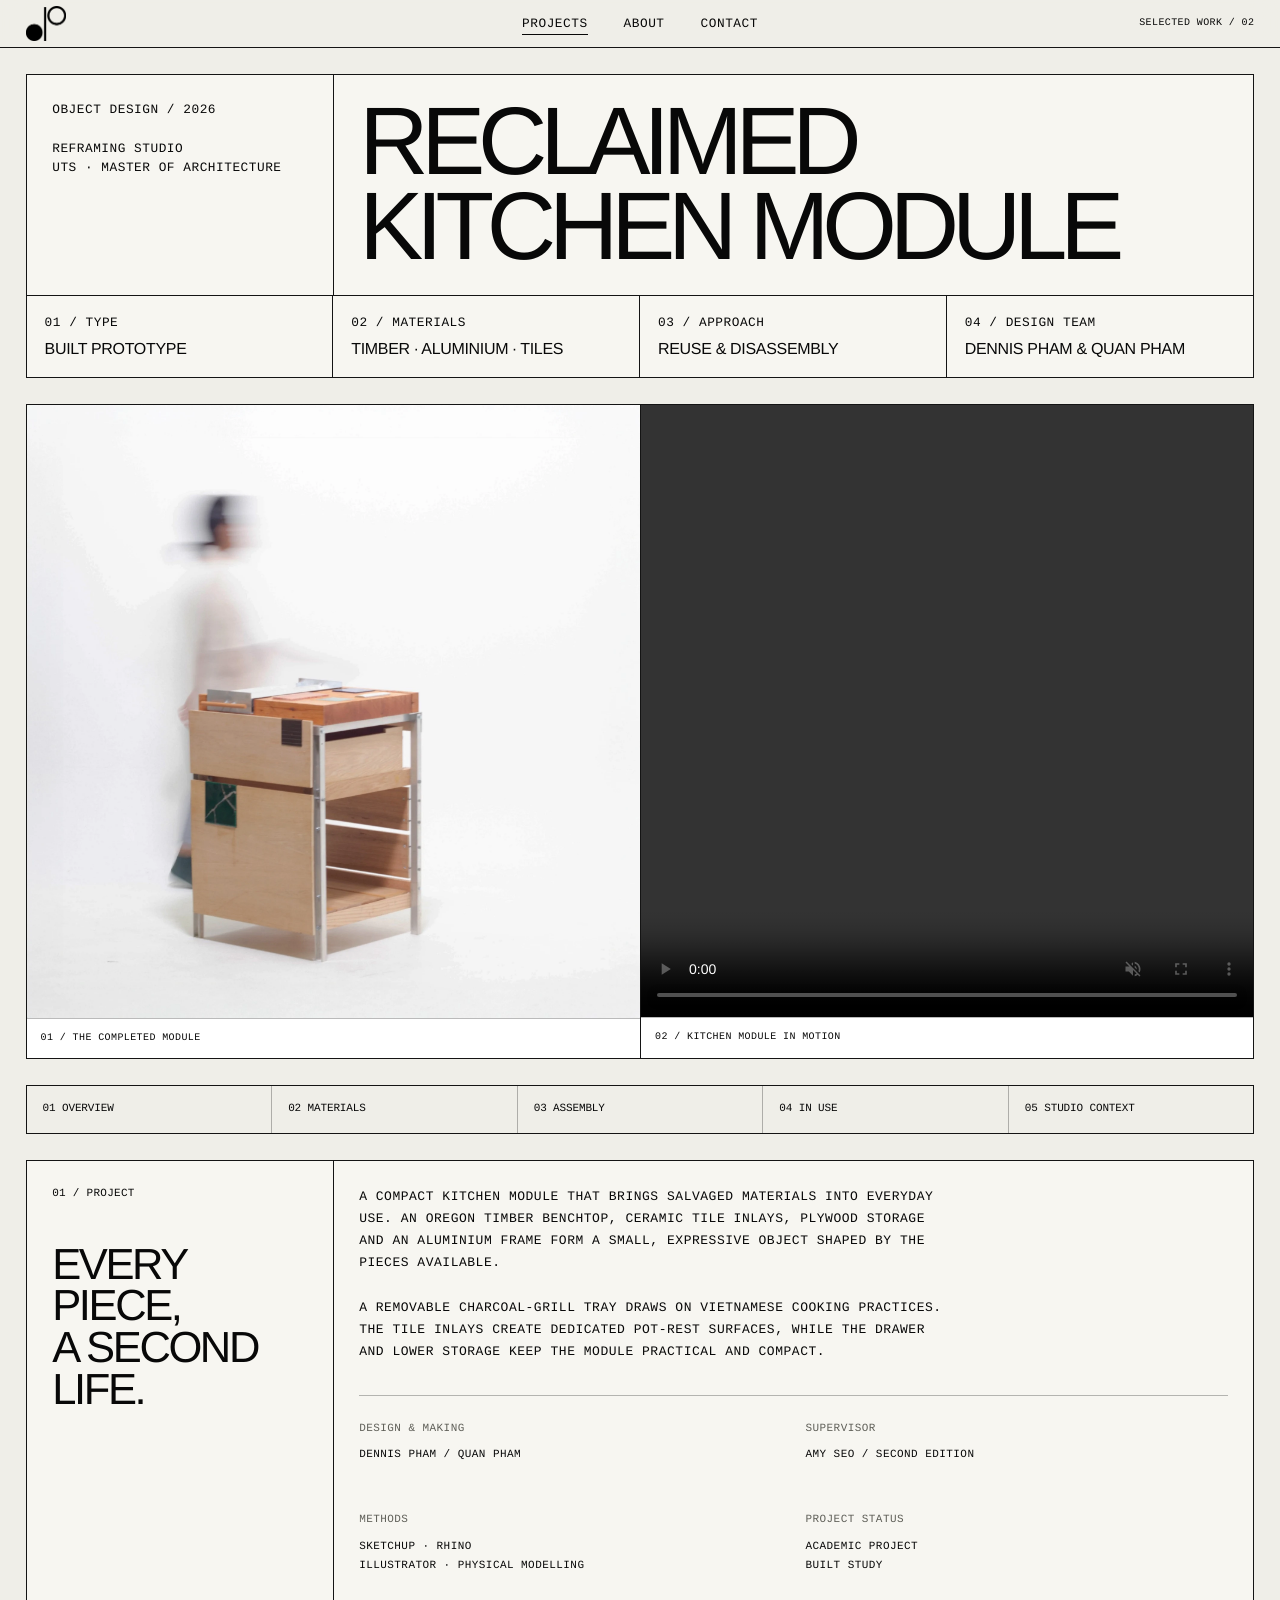
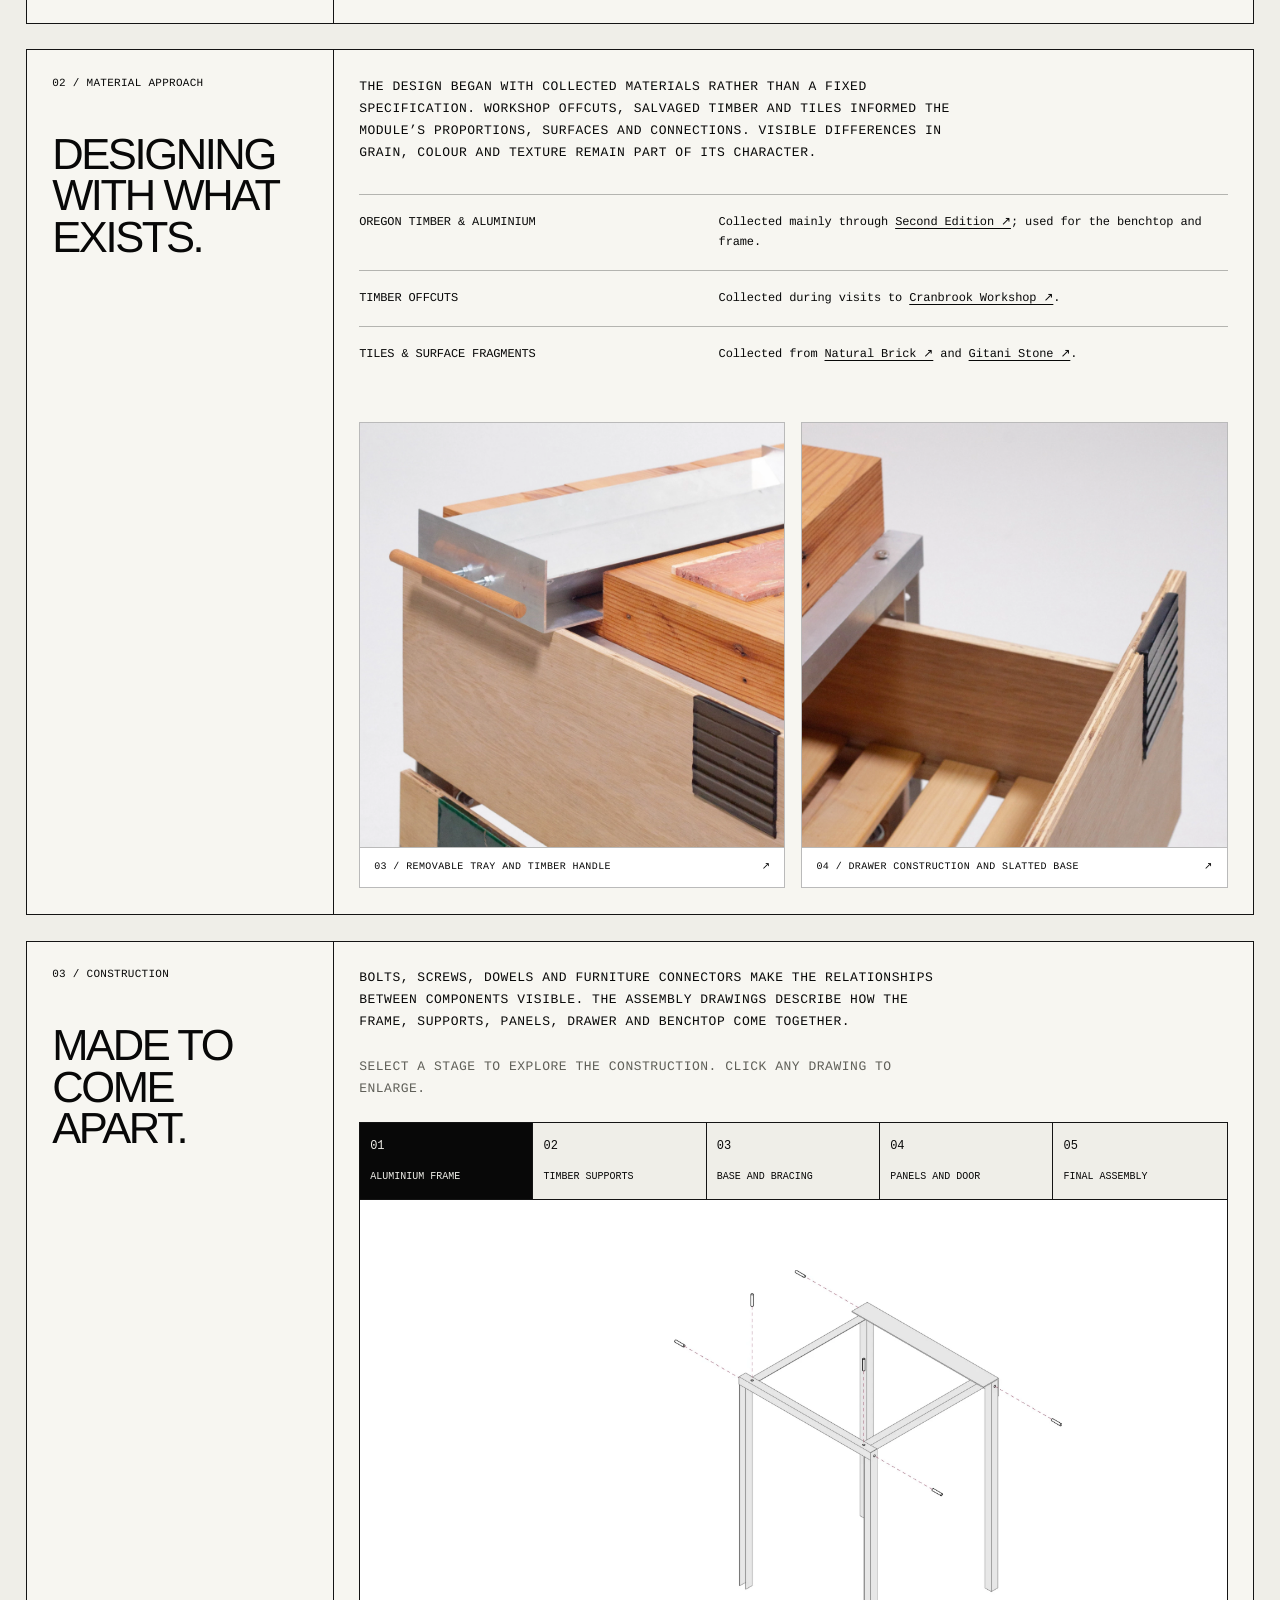
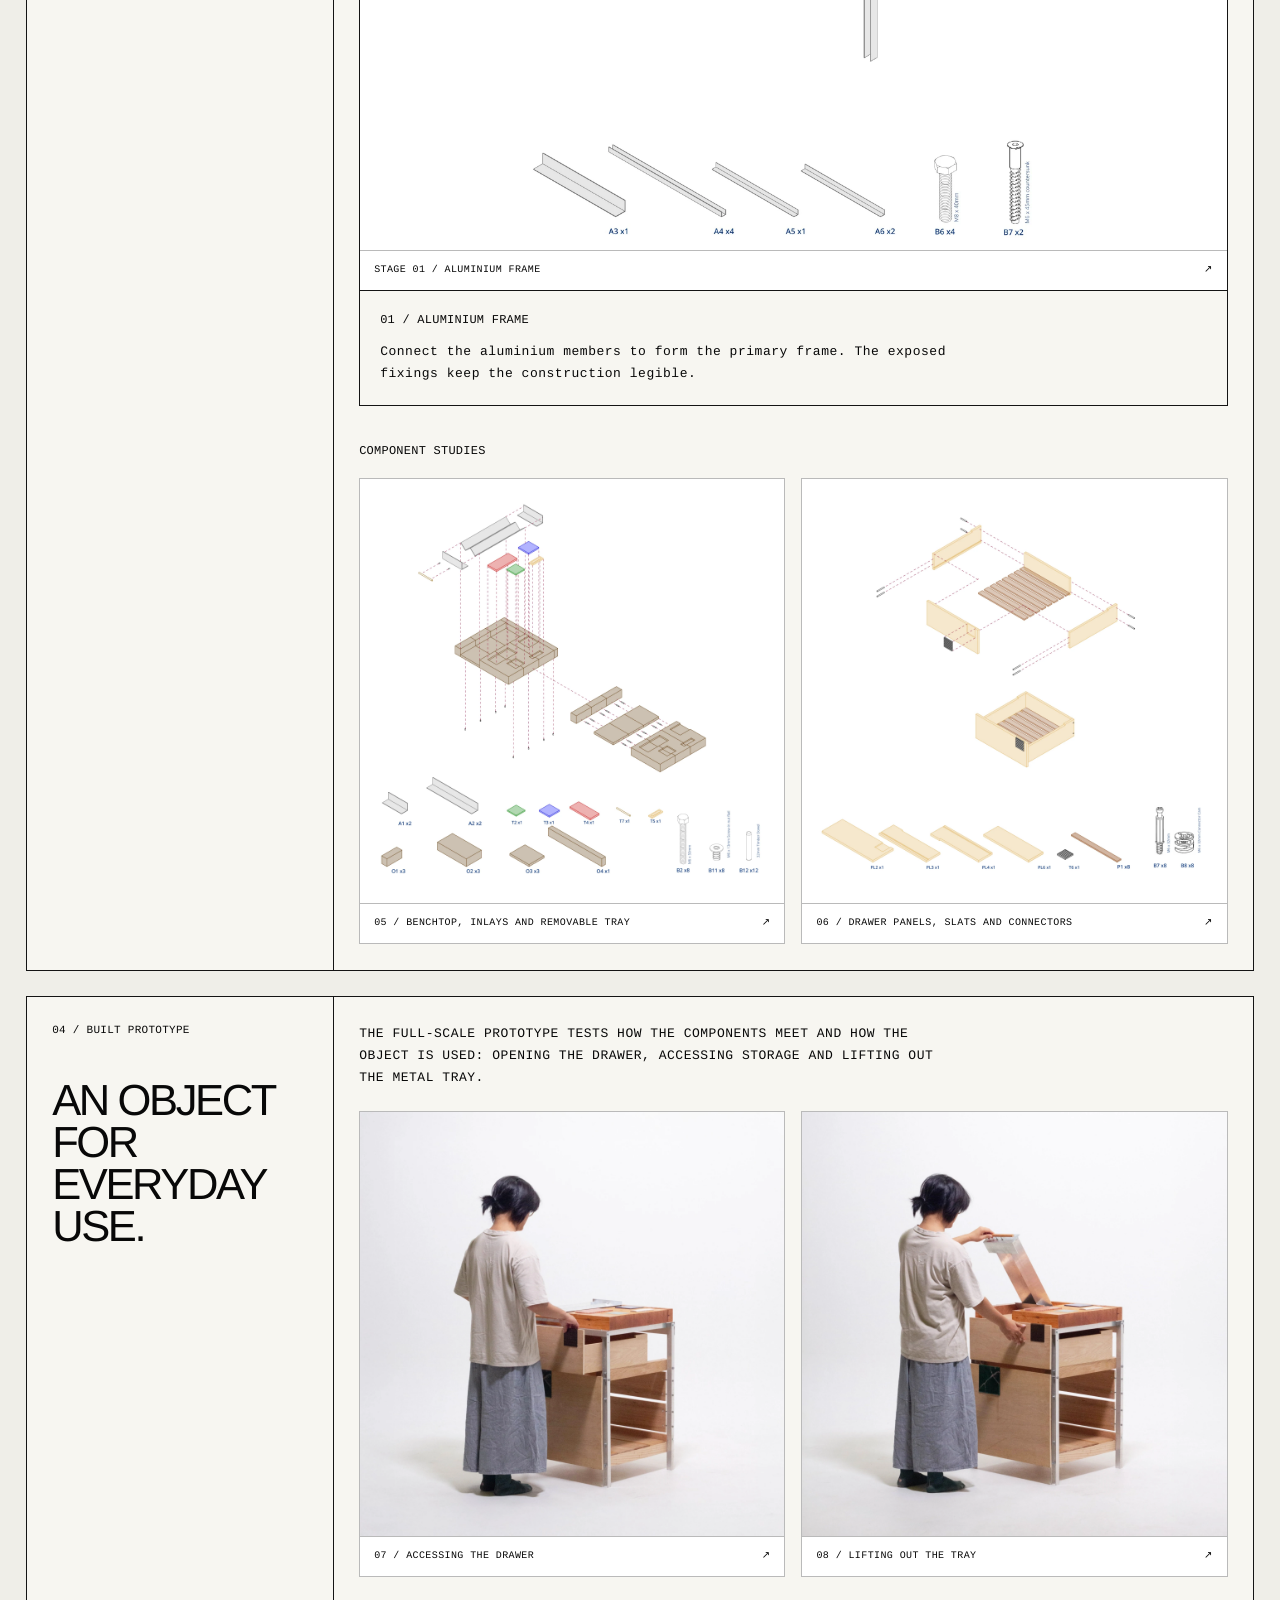
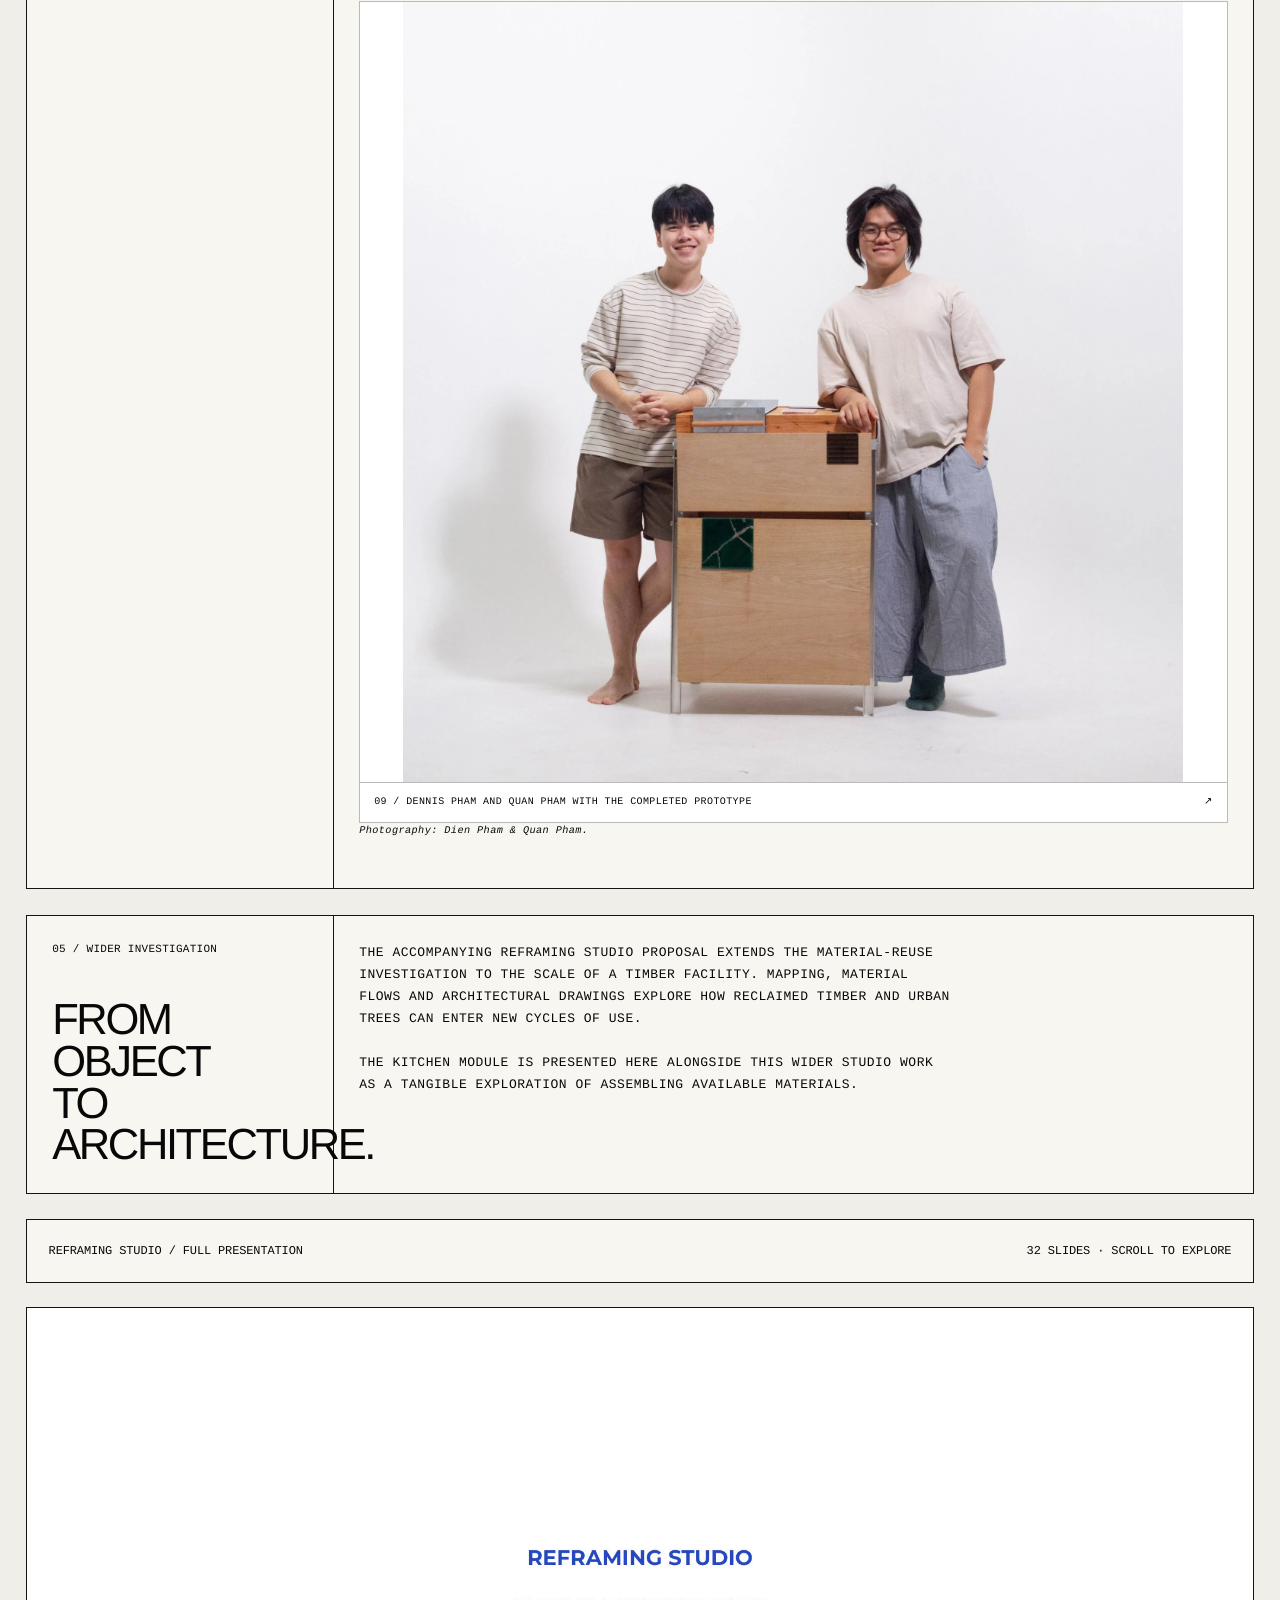
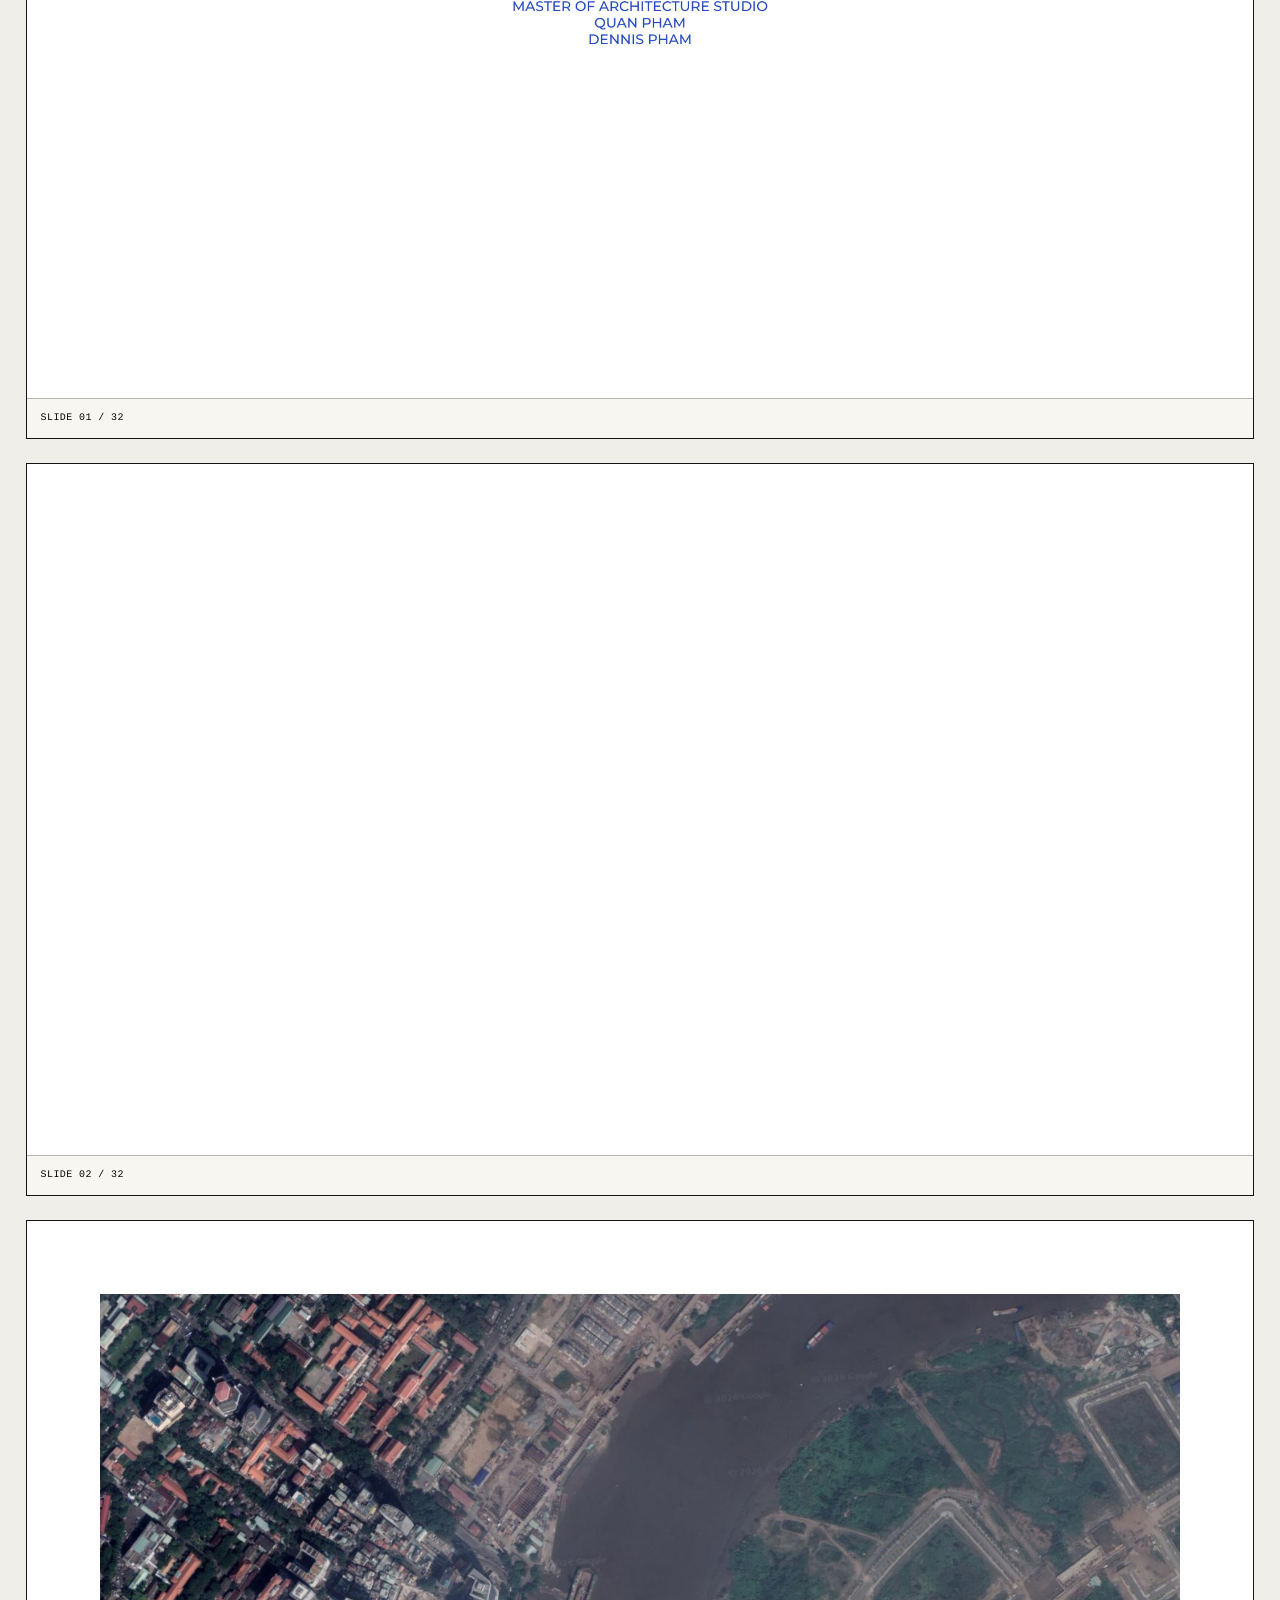
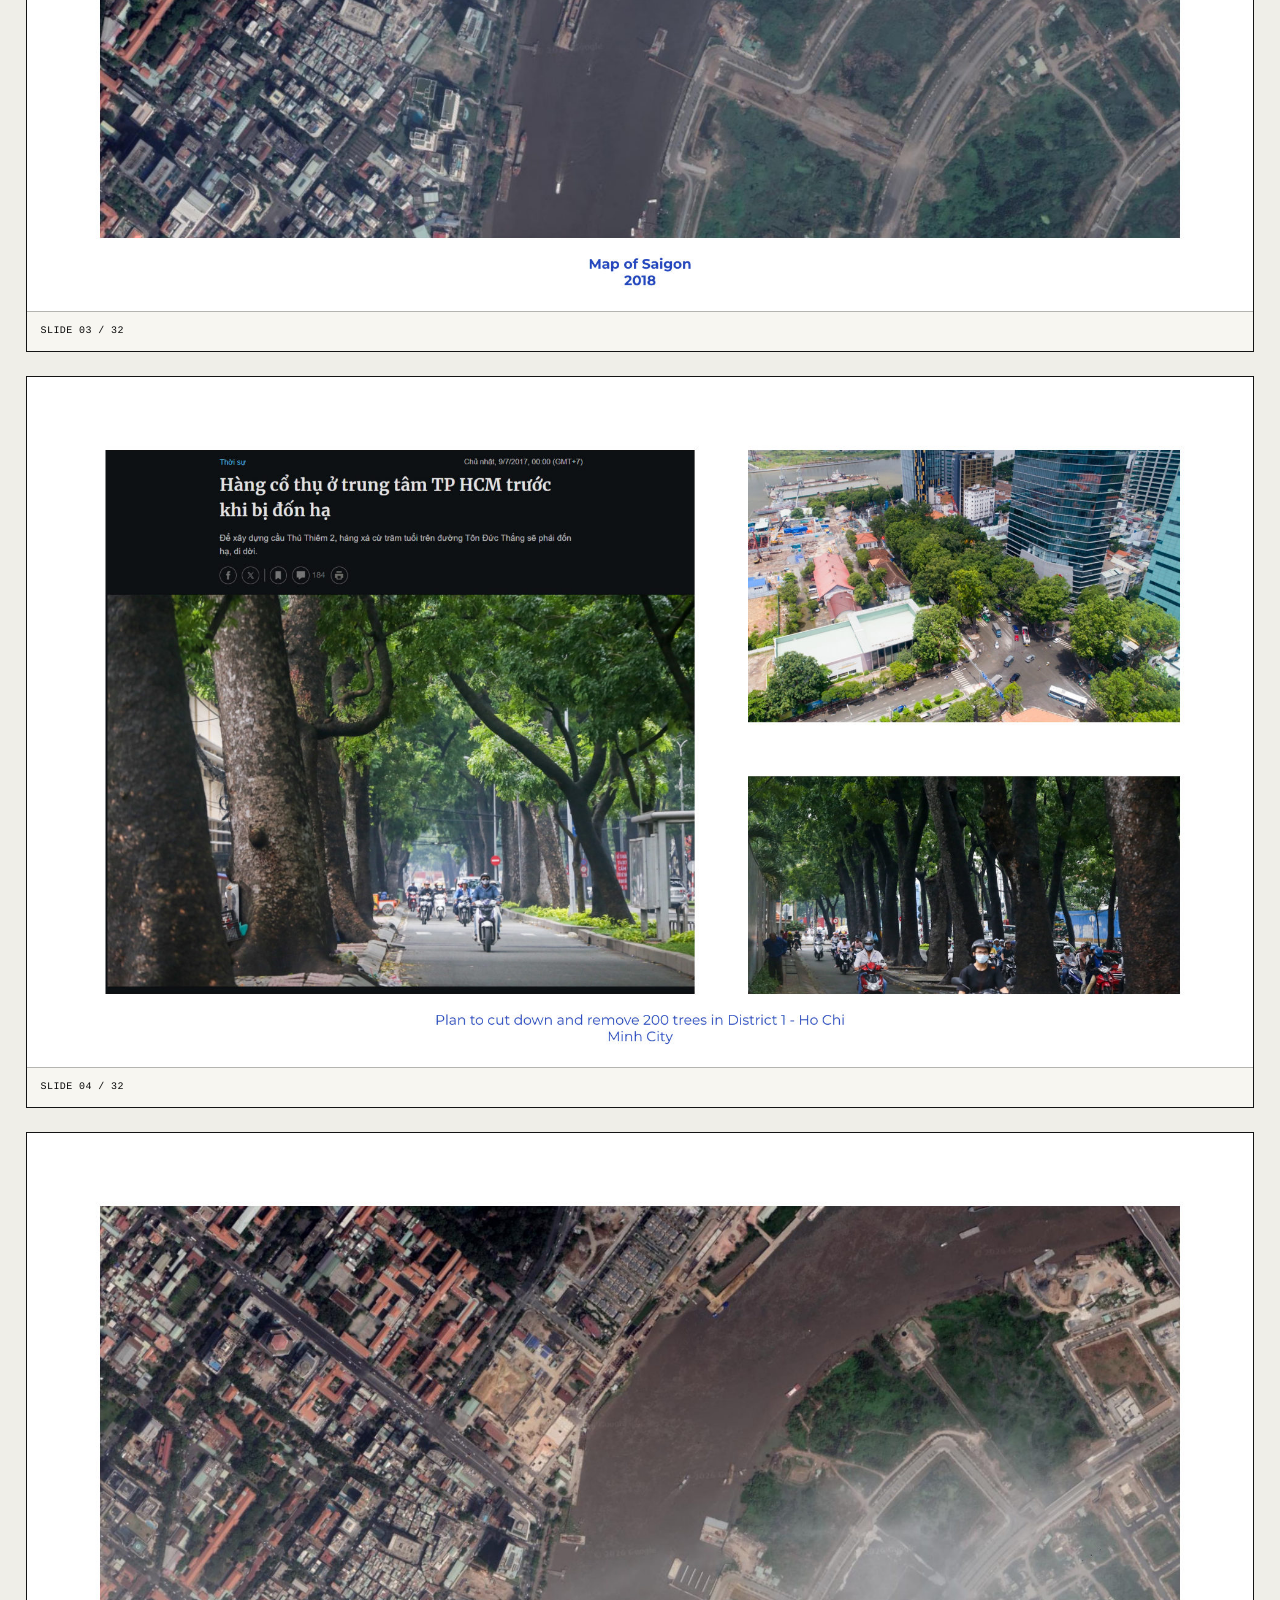
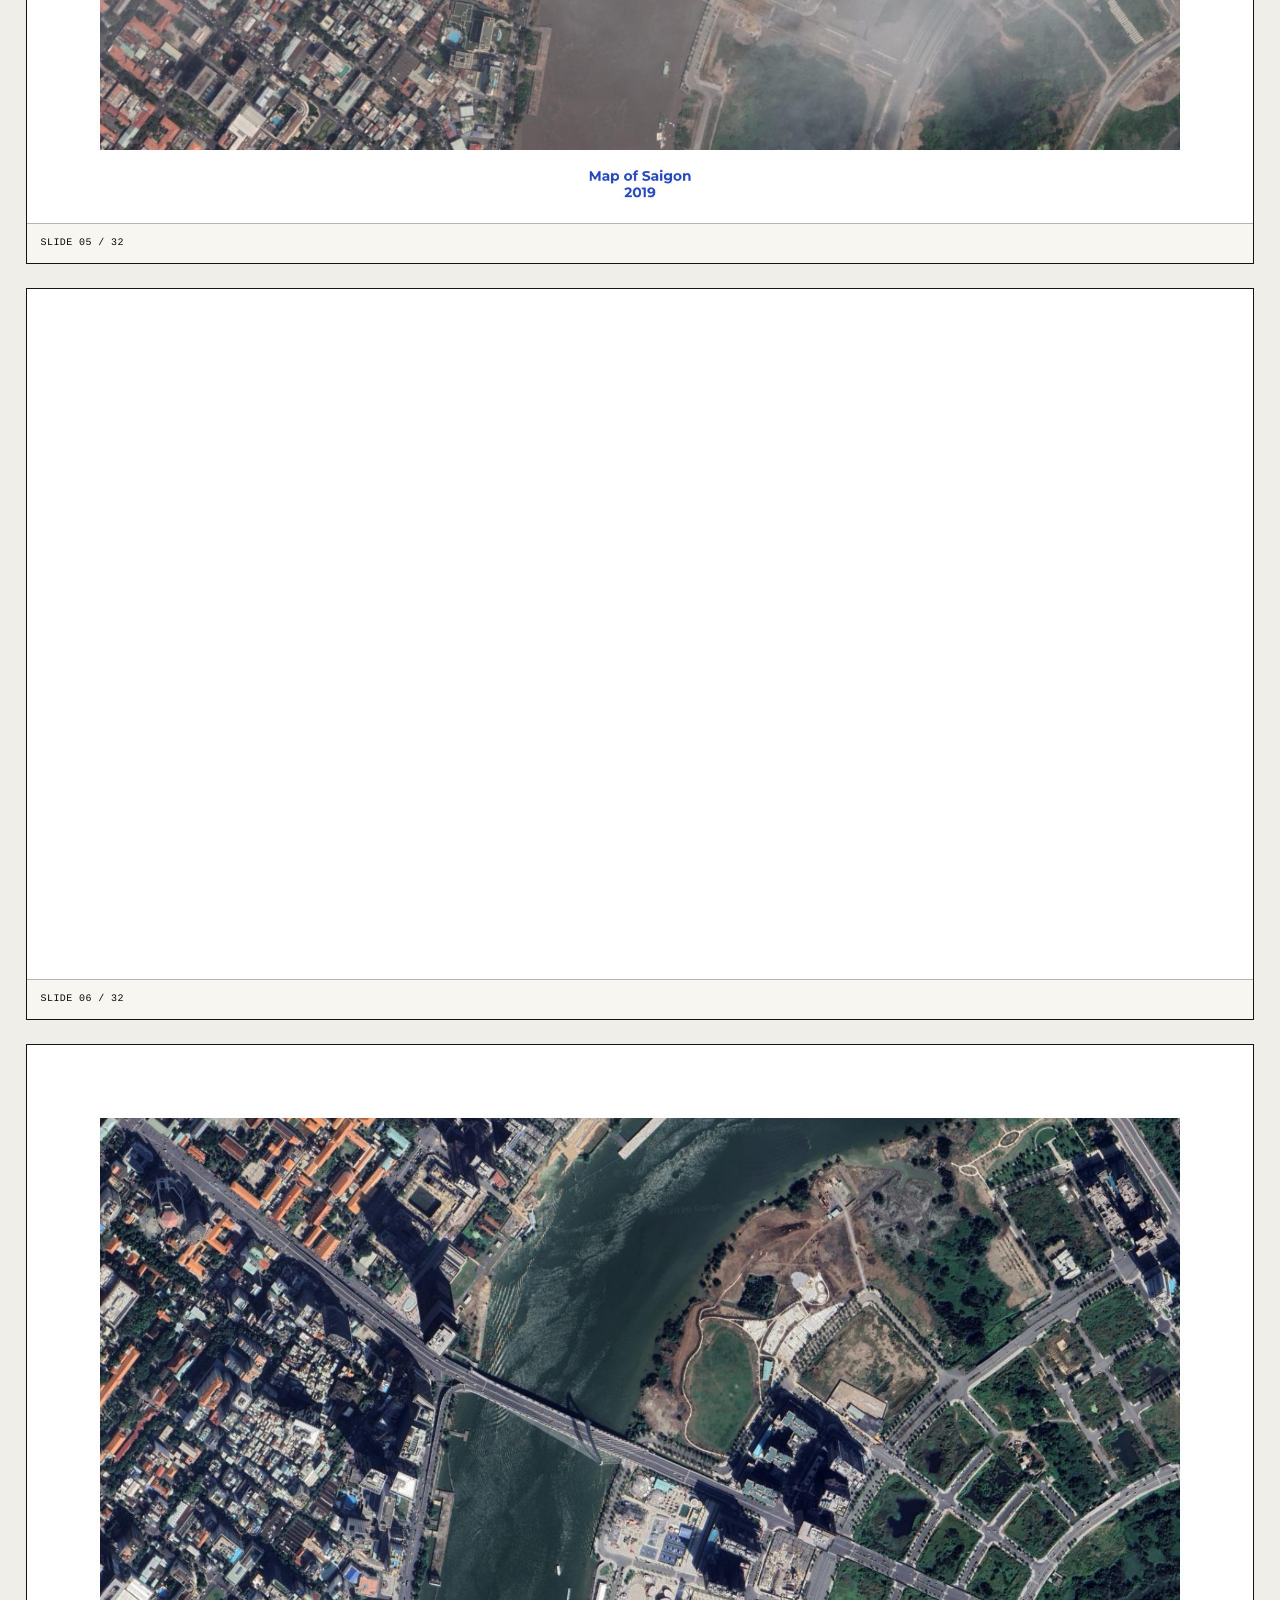
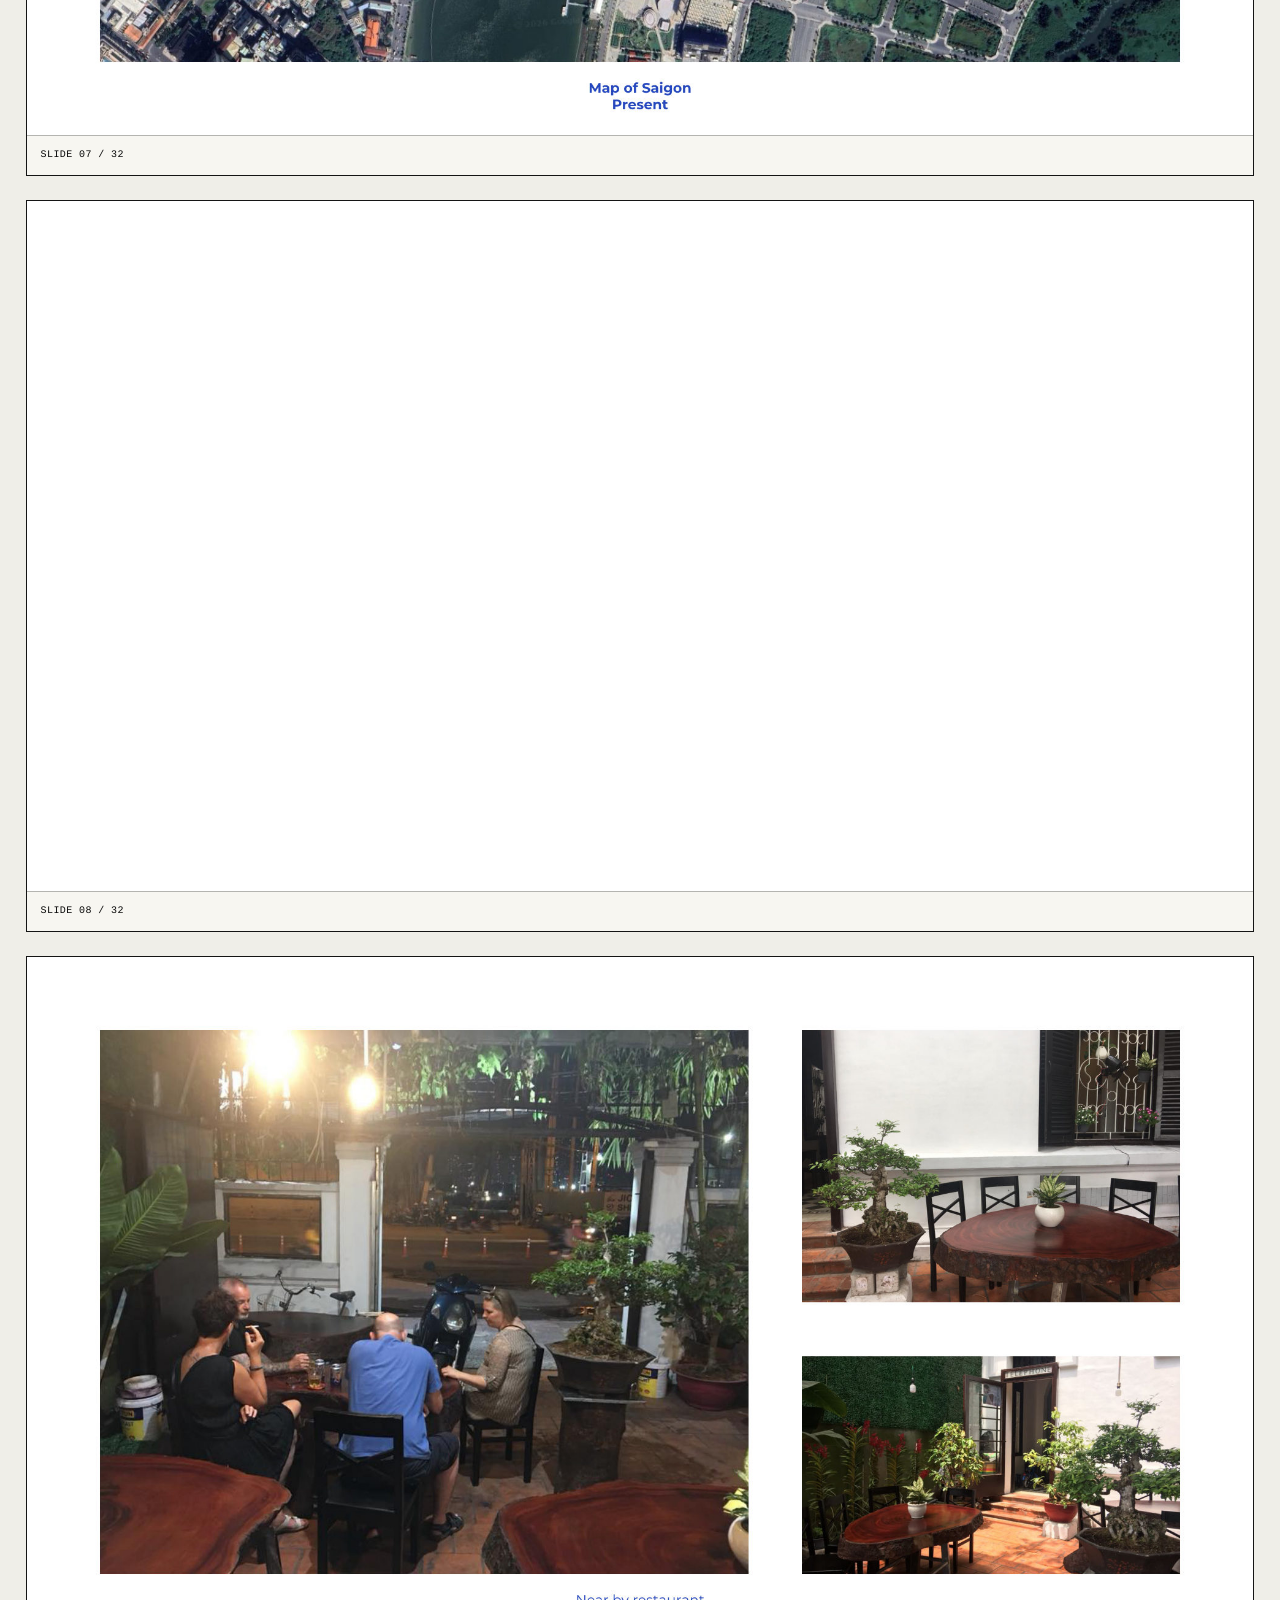
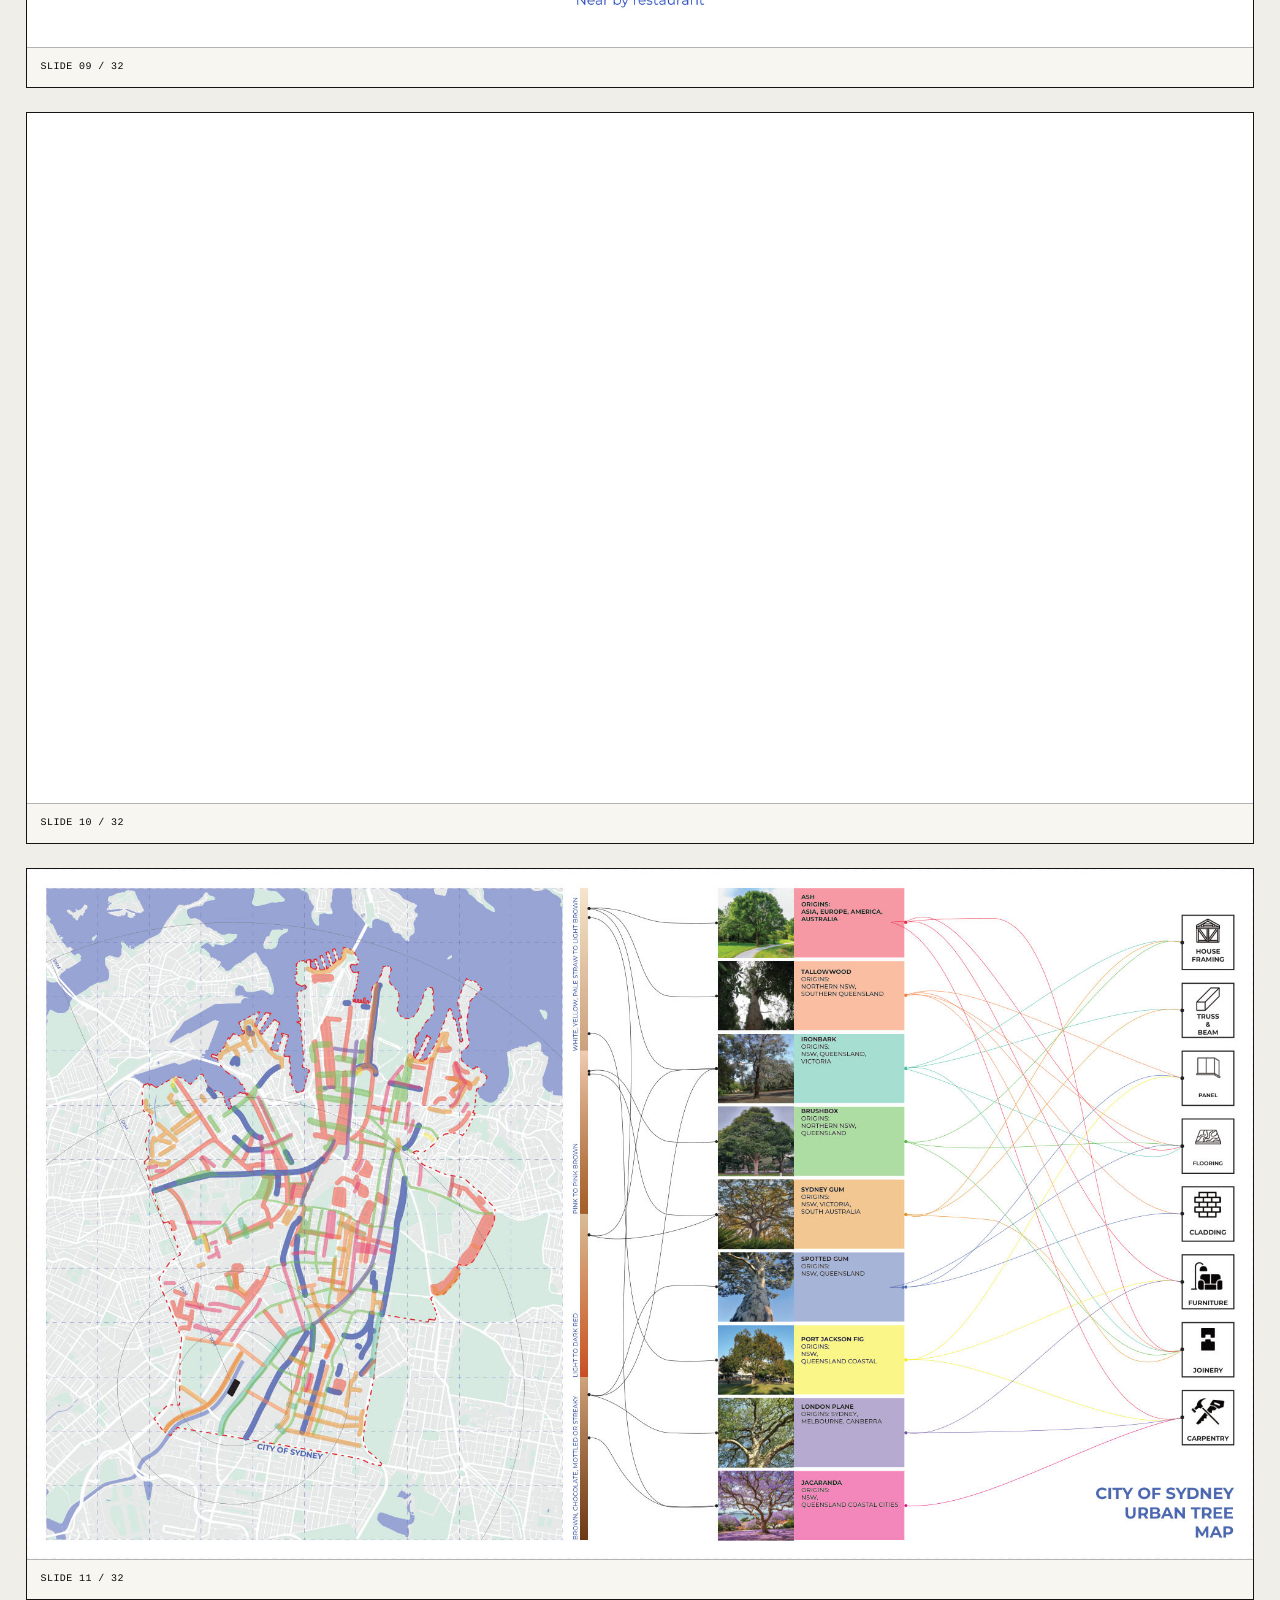
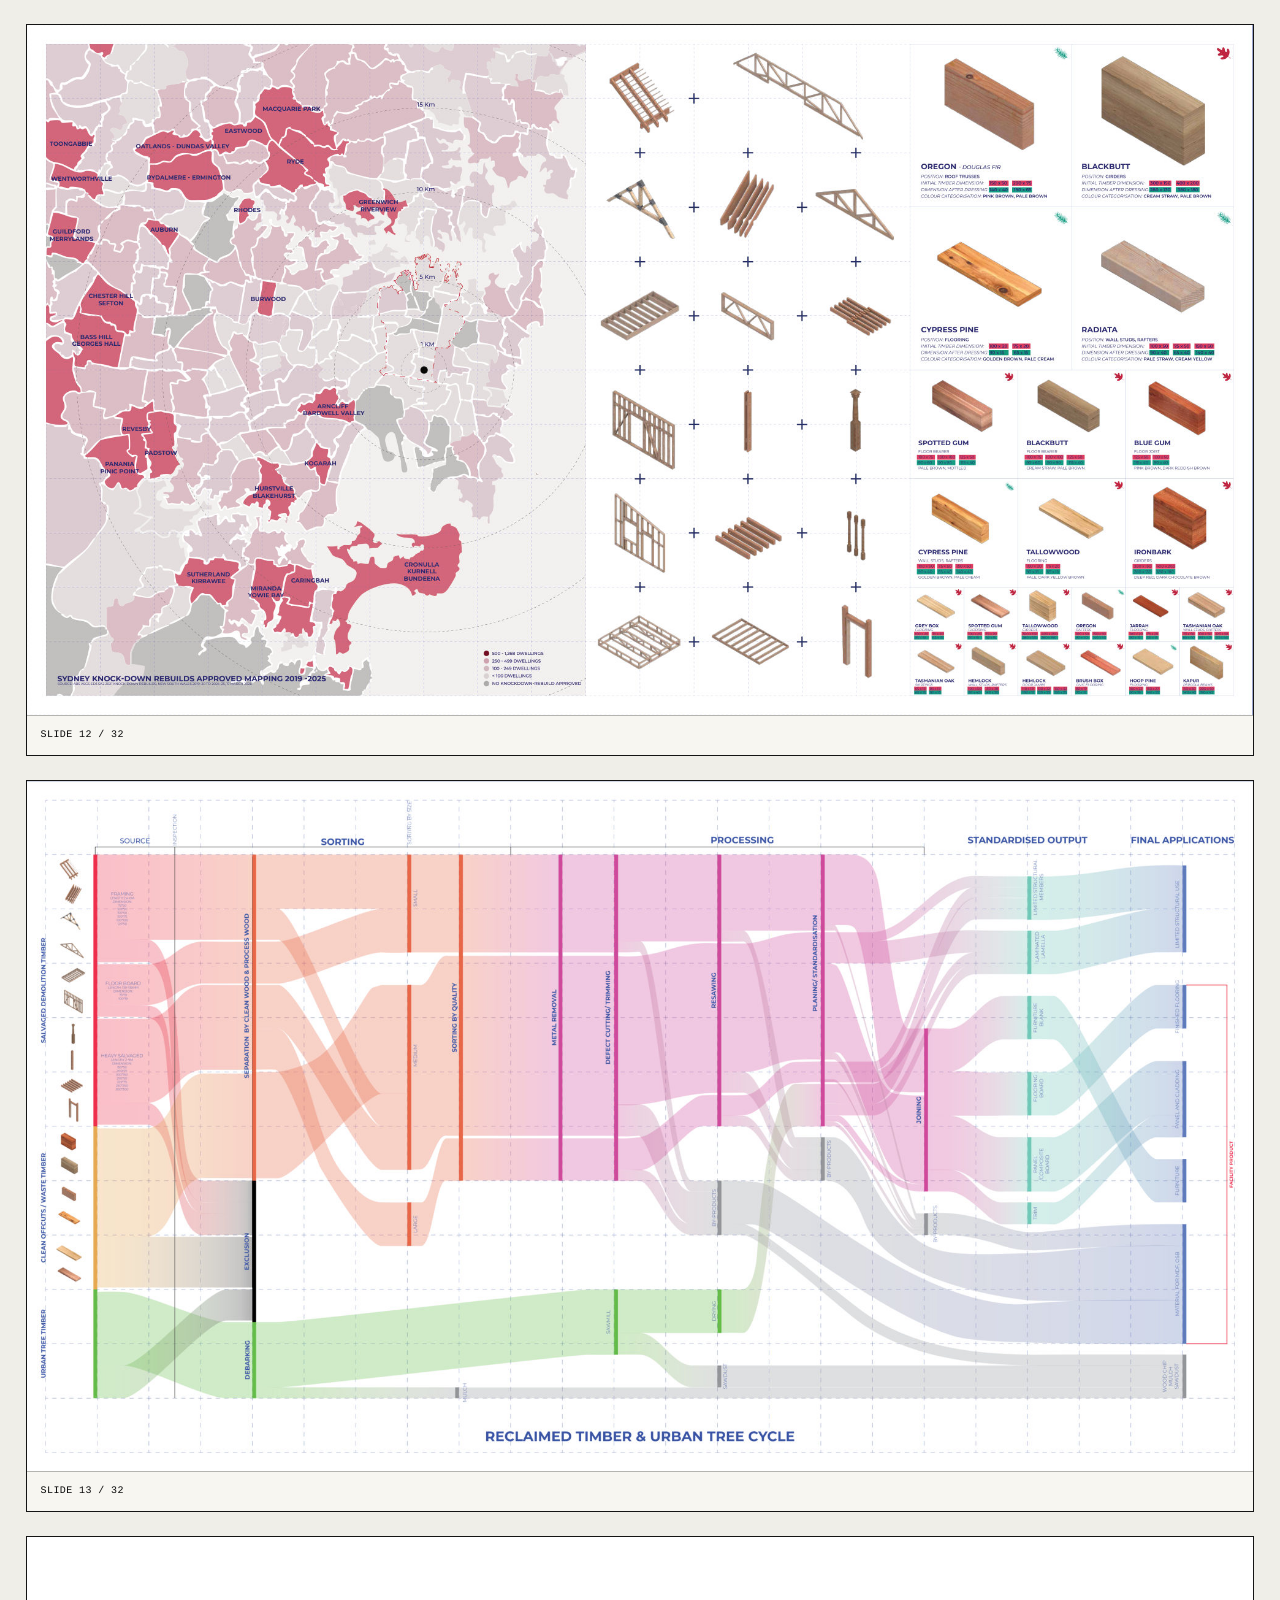
<file: projects/2-kitchen-module.html>
<!doctype html>
<html lang="en"><head><meta charset="utf-8"><meta name="viewport" content="width=device-width,initial-scale=1"><meta name="description" content="Reclaimed Kitchen Module by Dennis Pham and Quan Pham. A built study in material reuse, reversible assembly and everyday cooking."><title>Reclaimed Kitchen Module — Dennis Pham</title><link rel="icon" href="../assets/kitchen-module/favicon.png"><link rel="stylesheet" href="../assets/kitchen-module/portfolio-base.css"><link rel="stylesheet" href="../assets/kitchen-module/project.css"><script src="../assets/kitchen-module/project.js" defer></script></head>
<body class="kitchen-page" id="top"><a class="skip" href="#main">Skip to project</a><header class="site-header"><a class="logo" href="https://dennisphamarch.github.io/architectural-portfolio/" aria-label="Dennis Pham home"><img src="../assets/kitchen-module/favicon.png" alt="Dennis Pham"></a><nav class="nav" aria-label="Main navigation"><a class="active" href="https://dennisphamarch.github.io/architectural-portfolio/">Projects</a><a href="https://dennisphamarch.github.io/architectural-portfolio/about.html">About</a><a href="https://dennisphamarch.github.io/architectural-portfolio/contact.html">Contact</a></nav><span class="header-note">Selected work / 02</span></header>
<main id="main"><section class="project-hero"><p class="eyebrow">Object design / 2026<br><br>Reframing Studio<br>UTS · Master of Architecture</p><h1>Reclaimed<br>Kitchen Module</h1><div class="project-meta"><div class="meta-item"><span>01 / Type</span><strong>Built prototype</strong></div><div class="meta-item"><span>02 / Materials</span><strong>Timber · Aluminium · Tiles</strong></div><div class="meta-item"><span>03 / Approach</span><strong>Reuse &amp; disassembly</strong></div><div class="meta-item"><span>04 / Design team</span><strong>Dennis Pham &amp; Quan Pham</strong></div></div></section>
<section class="opening" aria-label="Project photographs"><figure><a class="zoom" href="../assets/kitchen-module/IMG_1346.webp" data-caption="The completed kitchen module"><img src="../assets/kitchen-module/IMG_1346.webp" alt="Reclaimed kitchen module with a blurred figure behind it" fetchpriority="high"></a><figcaption>01 / The completed module</figcaption></figure><figure class="opening-video"><video controls autoplay muted loop playsinline preload="metadata" aria-label="Reclaimed kitchen module project video"><source src="../assets/kitchen-module/kitchen-module-video.mp4" type="video/mp4">Your browser does not support embedded video. <a href="../assets/kitchen-module/kitchen-module-video.mp4">Download the project video</a>.</video><figcaption>02 / Kitchen module in motion</figcaption></figure></section>
<nav class="section-nav" aria-label="Project sections"><a href="#overview">01 Overview</a><a href="#materials">02 Materials</a><a href="#assembly">03 Assembly</a><a href="#use">04 In use</a><a href="#context">05 Studio context</a></nav>
<section class="content-section" id="overview"><h2><small>01 / Project</small>Every piece,<br>a second life.</h2><div><p>A compact kitchen module that brings salvaged materials into everyday use. An Oregon timber benchtop, ceramic tile inlays, plywood storage and an aluminium frame form a small, expressive object shaped by the pieces available.</p><p>A removable charcoal-grill tray draws on Vietnamese cooking practices. The tile inlays create dedicated pot-rest surfaces, while the drawer and lower storage keep the module practical and compact.</p><div class="credit-grid"><p>Design &amp; making<br><strong>Dennis Pham / Quan Pham</strong></p><p>Supervisor<br><strong>Amy Seo / Second Edition</strong></p><p>Methods<br><strong>SketchUp · Rhino<br>Illustrator · Physical modelling</strong></p><p>Project status<br><strong>Academic project<br>Built study</strong></p></div></div></section>
<section class="content-section" id="materials"><h2><small>02 / Material approach</small>Designing<br>with what exists.</h2><div><p>The design began with collected materials rather than a fixed specification. Workshop offcuts, salvaged timber and tiles informed the module’s proportions, surfaces and connections. Visible differences in grain, colour and texture remain part of its character.</p><dl class="material-list"><div><dt>Oregon timber &amp; aluminium</dt><dd>Collected mainly through <a href="https://www.secondedition.com.au/" target="_blank" rel="noopener">Second Edition ↗</a>; used for the benchtop and frame.</dd></div><div><dt>Timber offcuts</dt><dd>Collected during visits to <a href="https://www.cranbrookworkshop.com.au/" target="_blank" rel="noopener">Cranbrook Workshop ↗</a>.</dd></div><div><dt>Tiles &amp; surface fragments</dt><dd>Collected from <a href="https://naturalbrick.com.au/" target="_blank" rel="noopener">Natural Brick ↗</a> and <a href="https://www.gitanistone.com.au/" target="_blank" rel="noopener">Gitani Stone ↗</a>.</dd></div></dl><div class="media-grid"><figure class=""><a class="zoom" href="../assets/kitchen-module/IMG_1338.webp" data-caption="03 / Removable tray and timber handle"><img src="../assets/kitchen-module/IMG_1338.webp" alt="03 / Removable tray and timber handle" loading="lazy"></a><figcaption>03 / Removable tray and timber handle<span aria-hidden="true"> ↗</span></figcaption></figure><figure class=""><a class="zoom" href="../assets/kitchen-module/IMG_1334.webp" data-caption="04 / Drawer construction and slatted base"><img src="../assets/kitchen-module/IMG_1334.webp" alt="04 / Drawer construction and slatted base" loading="lazy"></a><figcaption>04 / Drawer construction and slatted base<span aria-hidden="true"> ↗</span></figcaption></figure></div></div></section><section class="content-section" id="assembly"><h2><small>03 / Construction</small>Made to<br>come apart.</h2><div><p>Bolts, screws, dowels and furniture connectors make the relationships between components visible. The assembly drawings describe how the frame, supports, panels, drawer and benchtop come together.</p><p class="instruction">Select a stage to explore the construction. Click any drawing to enlarge.</p><div class="assembly-viewer"><div class="step-buttons" role="group" aria-label="Assembly stages"><button type="button" data-step="0" aria-pressed="true" aria-controls="step-panel">01<span>Aluminium frame</span></button><button type="button" data-step="1" aria-pressed="false" aria-controls="step-panel">02<span>Timber supports</span></button><button type="button" data-step="2" aria-pressed="false" aria-controls="step-panel">03<span>Base and bracing</span></button><button type="button" data-step="3" aria-pressed="false" aria-controls="step-panel">04<span>Panels and door</span></button><button type="button" data-step="4" aria-pressed="false" aria-controls="step-panel">05<span>Final assembly</span></button></div><div id="step-panel" class="step-panel"><figure class=""><a class="zoom" href="../assets/kitchen-module/Kitchen-Assembly-1.webp" data-caption="Stage 01 / Aluminium frame"><img src="../assets/kitchen-module/Kitchen-Assembly-1.webp" alt="Stage 01 / Aluminium frame" loading="lazy"></a><figcaption>Stage 01 / Aluminium frame<span aria-hidden="true"> ↗</span></figcaption></figure><div class="step-copy" aria-live="polite"><h3 id="step-title">01 / Aluminium frame</h3><p id="step-description">Connect the aluminium members to form the primary frame. The exposed fixings keep the construction legible.</p></div></div></div><noscript><p>All remaining assembly stages:</p><div class="media-grid"><figure class=""><a class="zoom" href="../assets/kitchen-module/Kitchen-Assembly-2.webp" data-caption="Stage 02 / Timber supports"><img src="../assets/kitchen-module/Kitchen-Assembly-2.webp" alt="Stage 02 / Timber supports" loading="lazy"></a><figcaption>Stage 02 / Timber supports<span aria-hidden="true"> ↗</span></figcaption></figure><figure class=""><a class="zoom" href="../assets/kitchen-module/Kitchen-Assembly-3.webp" data-caption="Stage 03 / Base and bracing"><img src="../assets/kitchen-module/Kitchen-Assembly-3.webp" alt="Stage 03 / Base and bracing" loading="lazy"></a><figcaption>Stage 03 / Base and bracing<span aria-hidden="true"> ↗</span></figcaption></figure><figure class=""><a class="zoom" href="../assets/kitchen-module/Kitchen-Assembly-4.webp" data-caption="Stage 04 / Panels and door"><img src="../assets/kitchen-module/Kitchen-Assembly-4.webp" alt="Stage 04 / Panels and door" loading="lazy"></a><figcaption>Stage 04 / Panels and door<span aria-hidden="true"> ↗</span></figcaption></figure><figure class=""><a class="zoom" href="../assets/kitchen-module/Kitchen-Assembly-5.webp" data-caption="Stage 05 / Final assembly"><img src="../assets/kitchen-module/Kitchen-Assembly-5.webp" alt="Stage 05 / Final assembly" loading="lazy"></a><figcaption>Stage 05 / Final assembly<span aria-hidden="true"> ↗</span></figcaption></figure></div></noscript><h3 class="subheading">Component studies</h3><div class="media-grid drawings"><figure class=""><a class="zoom" href="../assets/kitchen-module/benchtop-assembly.webp" data-caption="05 / Benchtop, inlays and removable tray"><img src="../assets/kitchen-module/benchtop-assembly.webp" alt="05 / Benchtop, inlays and removable tray" loading="lazy"></a><figcaption>05 / Benchtop, inlays and removable tray<span aria-hidden="true"> ↗</span></figcaption></figure><figure class=""><a class="zoom" href="../assets/kitchen-module/drawers-assembly.webp" data-caption="06 / Drawer panels, slats and connectors"><img src="../assets/kitchen-module/drawers-assembly.webp" alt="06 / Drawer panels, slats and connectors" loading="lazy"></a><figcaption>06 / Drawer panels, slats and connectors<span aria-hidden="true"> ↗</span></figcaption></figure></div></div></section><section class="content-section" id="use"><h2><small>04 / Built prototype</small>An object<br>for everyday use.</h2><div><p>The full-scale prototype tests how the components meet and how the object is used: opening the drawer, accessing storage and lifting out the metal tray.</p><div class="media-grid"><figure class=""><a class="zoom" href="../assets/kitchen-module/IMG_1351.webp" data-caption="07 / Accessing the drawer"><img src="../assets/kitchen-module/IMG_1351.webp" alt="07 / Accessing the drawer" loading="lazy"></a><figcaption>07 / Accessing the drawer<span aria-hidden="true"> ↗</span></figcaption></figure><figure class=""><a class="zoom" href="../assets/kitchen-module/IMG_1357.webp" data-caption="08 / Lifting out the tray"><img src="../assets/kitchen-module/IMG_1357.webp" alt="08 / Lifting out the tray" loading="lazy"></a><figcaption>08 / Lifting out the tray<span aria-hidden="true"> ↗</span></figcaption></figure></div><figure class="team-photo"><a class="zoom" href="../assets/kitchen-module/IMG_1364.webp" data-caption="09 / Dennis Pham and Quan Pham with the completed prototype"><img src="../assets/kitchen-module/IMG_1364.webp" alt="09 / Dennis Pham and Quan Pham with the completed prototype" loading="lazy"></a><figcaption>09 / Dennis Pham and Quan Pham with the completed prototype<span aria-hidden="true"> ↗</span></figcaption></figure><p class="citation-text">Photography: Dien Pham &amp; Quan Pham.</p></div></section><section class="content-section" id="context"><h2><small>05 / Wider investigation</small>From object<br>to architecture.</h2><div><p>The accompanying Reframing Studio proposal extends the material-reuse investigation to the scale of a timber facility. Mapping, material flows and architectural drawings explore how reclaimed timber and urban trees can enter new cycles of use.</p><p>The kitchen module is presented here alongside this wider studio work as a tangible exploration of assembling available materials.</p></div></section><section class="presentation-slides" aria-labelledby="slides-heading"><div class="slides-heading"><h2 id="slides-heading">Reframing Studio / Full presentation</h2><p>32 slides · Scroll to explore</p></div><figure id="slide-01"><img src="../assets/kitchen-module/slides/slide-01.jpg" alt="Reframing Studio presentation, slide 1 of 32" width="2000" height="1125" loading="lazy" decoding="async"><figcaption>Slide 01 / 32</figcaption></figure><figure id="slide-02"><img src="../assets/kitchen-module/slides/slide-02.jpg" alt="Reframing Studio presentation, slide 2 of 32" width="2000" height="1125" loading="lazy" decoding="async"><figcaption>Slide 02 / 32</figcaption></figure><figure id="slide-03"><img src="../assets/kitchen-module/slides/slide-03.jpg" alt="Reframing Studio presentation, slide 3 of 32" width="2000" height="1125" loading="lazy" decoding="async"><figcaption>Slide 03 / 32</figcaption></figure><figure id="slide-04"><img src="../assets/kitchen-module/slides/slide-04.jpg" alt="Reframing Studio presentation, slide 4 of 32" width="2000" height="1125" loading="lazy" decoding="async"><figcaption>Slide 04 / 32</figcaption></figure><figure id="slide-05"><img src="../assets/kitchen-module/slides/slide-05.jpg" alt="Reframing Studio presentation, slide 5 of 32" width="2000" height="1125" loading="lazy" decoding="async"><figcaption>Slide 05 / 32</figcaption></figure><figure id="slide-06"><img src="../assets/kitchen-module/slides/slide-06.jpg" alt="Reframing Studio presentation, slide 6 of 32" width="2000" height="1125" loading="lazy" decoding="async"><figcaption>Slide 06 / 32</figcaption></figure><figure id="slide-07"><img src="../assets/kitchen-module/slides/slide-07.jpg" alt="Reframing Studio presentation, slide 7 of 32" width="2000" height="1125" loading="lazy" decoding="async"><figcaption>Slide 07 / 32</figcaption></figure><figure id="slide-08"><img src="../assets/kitchen-module/slides/slide-08.jpg" alt="Reframing Studio presentation, slide 8 of 32" width="2000" height="1125" loading="lazy" decoding="async"><figcaption>Slide 08 / 32</figcaption></figure><figure id="slide-09"><img src="../assets/kitchen-module/slides/slide-09.jpg" alt="Reframing Studio presentation, slide 9 of 32" width="2000" height="1125" loading="lazy" decoding="async"><figcaption>Slide 09 / 32</figcaption></figure><figure id="slide-10"><img src="../assets/kitchen-module/slides/slide-10.jpg" alt="Reframing Studio presentation, slide 10 of 32" width="2000" height="1125" loading="lazy" decoding="async"><figcaption>Slide 10 / 32</figcaption></figure><figure id="slide-11"><img src="../assets/kitchen-module/slides/slide-11.jpg" alt="Reframing Studio presentation, slide 11 of 32" width="2000" height="1125" loading="lazy" decoding="async"><figcaption>Slide 11 / 32</figcaption></figure><figure id="slide-12"><img src="../assets/kitchen-module/slides/slide-12.jpg" alt="Reframing Studio presentation, slide 12 of 32" width="2000" height="1125" loading="lazy" decoding="async"><figcaption>Slide 12 / 32</figcaption></figure><figure id="slide-13"><img src="../assets/kitchen-module/slides/slide-13.jpg" alt="Reframing Studio presentation, slide 13 of 32" width="2000" height="1125" loading="lazy" decoding="async"><figcaption>Slide 13 / 32</figcaption></figure><figure id="slide-14"><img src="../assets/kitchen-module/slides/slide-14.jpg" alt="Reframing Studio presentation, slide 14 of 32" width="2000" height="1125" loading="lazy" decoding="async"><figcaption>Slide 14 / 32</figcaption></figure><figure id="slide-15"><img src="../assets/kitchen-module/slides/slide-15.jpg" alt="Reframing Studio presentation, slide 15 of 32" width="2000" height="1125" loading="lazy" decoding="async"><figcaption>Slide 15 / 32</figcaption></figure><figure id="slide-16"><img src="../assets/kitchen-module/slides/slide-16.jpg" alt="Reframing Studio presentation, slide 16 of 32" width="2000" height="1125" loading="lazy" decoding="async"><figcaption>Slide 16 / 32</figcaption></figure><figure id="slide-17"><img src="../assets/kitchen-module/slides/slide-17.jpg" alt="Reframing Studio presentation, slide 17 of 32" width="2000" height="1125" loading="lazy" decoding="async"><figcaption>Slide 17 / 32</figcaption></figure><figure id="slide-18"><img src="../assets/kitchen-module/slides/slide-18.jpg" alt="Reframing Studio presentation, slide 18 of 32" width="2000" height="1125" loading="lazy" decoding="async"><figcaption>Slide 18 / 32</figcaption></figure><figure id="slide-19"><img src="../assets/kitchen-module/slides/slide-19.jpg" alt="Reframing Studio presentation, slide 19 of 32" width="2000" height="1125" loading="lazy" decoding="async"><figcaption>Slide 19 / 32</figcaption></figure><figure id="slide-20"><img src="../assets/kitchen-module/slides/slide-20.jpg" alt="Reframing Studio presentation, slide 20 of 32" width="2000" height="1125" loading="lazy" decoding="async"><figcaption>Slide 20 / 32</figcaption></figure><figure id="slide-21"><img src="../assets/kitchen-module/slides/slide-21.jpg" alt="Reframing Studio presentation, slide 21 of 32" width="2000" height="1125" loading="lazy" decoding="async"><figcaption>Slide 21 / 32</figcaption></figure><figure id="slide-22"><img src="../assets/kitchen-module/slides/slide-22.jpg" alt="Reframing Studio presentation, slide 22 of 32" width="2000" height="1125" loading="lazy" decoding="async"><figcaption>Slide 22 / 32</figcaption></figure><figure id="slide-23"><img src="../assets/kitchen-module/slides/slide-23.jpg" alt="Reframing Studio presentation, slide 23 of 32" width="2000" height="1125" loading="lazy" decoding="async"><figcaption>Slide 23 / 32</figcaption></figure><figure id="slide-24"><img src="../assets/kitchen-module/slides/slide-24.jpg" alt="Reframing Studio presentation, slide 24 of 32" width="2000" height="1125" loading="lazy" decoding="async"><figcaption>Slide 24 / 32</figcaption></figure><figure id="slide-25"><img src="../assets/kitchen-module/slides/slide-25.jpg" alt="Reframing Studio presentation, slide 25 of 32" width="2000" height="1125" loading="lazy" decoding="async"><figcaption>Slide 25 / 32</figcaption></figure><figure id="slide-26"><img src="../assets/kitchen-module/slides/slide-26.jpg" alt="Reframing Studio presentation, slide 26 of 32" width="2000" height="1125" loading="lazy" decoding="async"><figcaption>Slide 26 / 32</figcaption></figure><figure id="slide-27"><img src="../assets/kitchen-module/slides/slide-27.jpg" alt="Reframing Studio presentation, slide 27 of 32" width="2000" height="1125" loading="lazy" decoding="async"><figcaption>Slide 27 / 32</figcaption></figure><figure id="slide-28"><img src="../assets/kitchen-module/slides/slide-28.jpg" alt="Reframing Studio presentation, slide 28 of 32" width="2000" height="1125" loading="lazy" decoding="async"><figcaption>Slide 28 / 32</figcaption></figure><figure id="slide-29"><img src="../assets/kitchen-module/slides/slide-29.jpg" alt="Reframing Studio presentation, slide 29 of 32" width="2000" height="1125" loading="lazy" decoding="async"><figcaption>Slide 29 / 32</figcaption></figure><figure id="slide-30"><img src="../assets/kitchen-module/slides/slide-30.jpg" alt="Reframing Studio presentation, slide 30 of 32" width="2000" height="1125" loading="lazy" decoding="async"><figcaption>Slide 30 / 32</figcaption></figure><figure id="slide-31"><img src="../assets/kitchen-module/slides/slide-31.jpg" alt="Reframing Studio presentation, slide 31 of 32" width="2000" height="1125" loading="lazy" decoding="async"><figcaption>Slide 31 / 32</figcaption></figure><figure id="slide-32"><img src="../assets/kitchen-module/slides/slide-32.jpg" alt="Reframing Studio presentation, slide 32 of 32" width="2000" height="1125" loading="lazy" decoding="async"><figcaption>Slide 32 / 32</figcaption></figure><a class="download" href="../assets/kitchen-module/reframing-studio-screen.pdf" download>Download presentation PDF <span>Optional · Screen edition ↓</span></a></section></main>
<footer class="site-footer"><div class="footer-inner"><a href="https://dennisphamarch.github.io/architectural-portfolio/">← Back to projects</a><a href="mailto:dennis.arch@hotmail.com">dennis.arch@hotmail.com</a><a href="#top">Back to top ↑</a></div></footer>
<dialog id="lightbox" aria-label="Enlarged project image"><button type="button" class="close-lightbox" aria-label="Close enlarged image">Close ×</button><img alt=""><p></p></dialog></body></html>
</file>
<file: assets/kitchen-module/portfolio-base.css>
/*
  Editorial grid portfolio style
  Inspired by minimal product/archive websites: cream background, black rules,
  small uppercase labels, monochrome media, and rigid border-based layout.
*/

:root {
  --paper: #efeee8;
  --paper-soft: #f7f6f1;
  --ink: #080808;
  --muted: #5f5f58;
  --line: #141414;
  --hairline: rgba(8, 8, 8, 0.28);
  --max-width: 1540px;
  --page-pad: clamp(12px, 2vw, 28px);
  --mono: "SFMono-Regular", "Roboto Mono", "Courier New", monospace;
  --sans: "Arial Narrow", "Helvetica Neue Condensed", "Helvetica Neue", Arial, sans-serif;
}

* {
  box-sizing: border-box;
}

html {
  scroll-behavior: smooth;
}

body {
  margin: 0;
  font-family: var(--sans);
  color: var(--ink);
  background: var(--paper);
  font-size: 14px;
  letter-spacing: -0.01em;
  text-rendering: geometricPrecision;
}

img,
video {
  max-width: 100%;
  display: block;
}

a {
  color: inherit;
  text-decoration: none;
}

a:hover {
  text-decoration: underline;
  text-underline-offset: 0.18em;
}

button {
  font: inherit;
}

.site-header {
  position: sticky;
  top: 0;
  z-index: 20;
  width: 100%;
  display: grid;
  grid-template-columns: 1fr auto 1fr;
  align-items: center;
  min-height: 48px;
  padding: 0 var(--page-pad);
  background: rgba(239, 238, 232, 0.92);
  backdrop-filter: blur(14px);
  border-bottom: 1px solid var(--line);
}

.logo,
.header-note,
.nav a,
.eyebrow,
.micro-label,
.filter-btn,
.card-kicker,
.media-label,
.card-view,
.meta-item span,
.footer-inner,
.content-section p,
.info-card li,
.info-card p {
  font-family: var(--mono);
  font-size: clamp(0.8rem,0.9vw, 1rem);
  line-height: 1.35;
  letter-spacing: 0.04em;
  text-transform: uppercase;
}

.logo {
  font-weight: 700;
  justify-self: start;
}

.logo img {
  display: block;
  width: 40px;
  height: 40px;
  object-fit: contain;
}

p.citation-text {
  font-size: clamp(0.45rem, 0.8vw, 0.9rem) !important;
  line-height: 1.35;
  font-style: italic;
  letter-spacing: 0.04em;
  text-transform: none !important;
  margin-top: 12px;
}

.header-note {
  justify-self: end;
}

.nav {
  display: flex;
  align-items: center;
  gap: clamp(14px, 3vw, 36px);
  justify-self: center;
}

.nav a,
.header-note {
  position: relative;
}

.nav a.active::after {
  content: "";
  position: absolute;
  left: 0;
  right: 0;
  bottom: -3px;
  border-bottom: 1px solid currentColor;
}

.hero-board,
.filter-bar,
.project-grid,
.page-intro,
.about-grid,
.contact-grid,
.project-hero,
.hero-media,
.content-section,
.footer-inner {
  width: min(var(--max-width), calc(100% - (var(--page-pad) * 2)));
  margin-left: auto;
  margin-right: auto;
}

.hero-board {
  display: grid;
  grid-template-columns: repeat(12, 1fr);
  border-left: 1px solid var(--line);
  border-top: 1px solid var(--line);
  margin-top: var(--page-pad);
  min-height: clamp(360px, 44vw, 620px);
  background: var(--paper-soft);
}

.hero-cell {
  border-right: 1px solid var(--line);
  border-bottom: 1px solid var(--line);
  padding: clamp(14px, 2vw, 28px);
}

.hero-title-cell {
  grid-column: span 7;
  display: flex;
  flex-direction: column;
  justify-content: space-between;
}

.hero-copy-cell {
  grid-column: span 3;
  display: flex;
  align-items: end;
}

.hero-index-cell {
  grid-column: span 2;
  display: flex;
  flex-direction: column;
  justify-content: space-between;
  align-items: start;
}

.eyebrow,
.micro-label {
  margin: 0;
  font-size: clamp(0.8rem, 0.9vw, 1rem);
  color: var(--ink);
}

.hero-board h1,
.page-intro h1,
.project-hero h1 {
  margin: 0;
  font-family: var(--sans);
  font-size: clamp(3rem, 6vw, 89rem);
  font-weight: 500;
  line-height: 0.78;
  letter-spacing: -0.085em;
  text-transform: uppercase;
}

.page-intro h1,
.project-hero h1 {
  font-size: clamp(4rem, 9vw, 10.8rem);
}

.hero-copy-cell p,
.page-intro p {
  margin: 0;
  max-width: 44em;
  font-family: var(--mono);
  font-size: clamp(0.8rem, 0.9vw, 1rem);
  line-height: 1.58;
  text-transform: uppercase;
  letter-spacing: 0.035em;
}

.hero-index-cell strong {
  display: block;
  font-size: clamp(4rem, 9vw, 9rem);
  font-weight: 400;
  line-height: 0.85;
  letter-spacing: -0.09em;
}

.hero-index-cell span:last-child {
  font-family: var(--mono);
  font-size: 10px;
  line-height: 1.2;
  text-transform: uppercase;
}

.filter-bar {
  display: flex;
  flex-wrap: wrap;
  gap: 0;
  margin-top: var(--page-pad);
  border-top: 1px solid var(--line);
  border-left: 1px solid var(--line);
  background: var(--paper);
}

.filter-btn {
  appearance: none;
  border: 0;
  border-right: 1px solid var(--line);
  border-bottom: 1px solid var(--line);
  background: transparent;
  color: var(--ink);
  padding: 12px 18px;
  min-width: 140px;
  text-align: center;
  cursor: pointer;
  transition: background 0.18s ease, color 0.18s ease;
}

.filter-btn:hover,
.filter-btn.active {
  background: var(--ink);
  color: var(--paper);
}

.project-grid {
  display: grid;
  grid-template-columns: repeat(12, minmax(0, 1fr));
  gap: 0;
  border-top: 1px solid var(--line);
  border-left: 1px solid var(--line);
  margin-top: var(--page-pad);
  margin-bottom: clamp(56px, 7vw, 110px);
  background: var(--paper);
}

.project-card {
  grid-column: span 4;
  min-height: clamp(430px, 45vw, 620px);
  display: grid;
  grid-template-rows: 1fr auto;
  background: var(--paper-soft);
  border-right: 1px solid var(--line);
  border-bottom: 1px solid var(--line);
  overflow: hidden;
  position: relative;
  transition: background 0.18s ease;
}

.project-card.large {
  grid-column: span 8;
}

.project-card.tall {
  grid-column: span 4;
  grid-row: span 2;
  min-height: clamp(680px, 78vw, 920px);
}

.project-card:hover {
  background: #ffffff;
  text-decoration: none;
}

.project-credit {
  margin: 0;
  line-height: 1.4;
}

.thumb {
  position: relative;
  min-height: 0;
  overflow: hidden;
  background: #dad8d0;
  border-bottom: 1px solid var(--line);
}

.thumb img,
.thumb video {
  width: 100%;
  height: 100%;
  min-height: 310px;
  object-fit: cover;
  filter: grayscale(1) contrast(0.92);
  mix-blend-mode: multiply;
  transition: filter 0.25s ease, transform 0.45s ease, mix-blend-mode 0.25s ease;
}

.project-card:hover .thumb img,
.project-card:hover .thumb video {
  filter: grayscale(0) contrast(1);
  mix-blend-mode: normal;
  transform: scale(1.015);
}

.media-label {
  position: absolute;
  left: 12px;
  top: 12px;
  padding: 4px 6px;
  background: var(--paper);
  border: 1px solid var(--line);
}

.card-info {
  display: grid;
  grid-template-columns: 1fr 1fr;
  gap: 0;
  min-height: 160px;
}

.card-main,
.card-side {
  padding: 14px;
}

.card-main {
  border-right: 1px solid var(--line);
}

.card-kicker {
  display: flex;
  justify-content: space-between;
  gap: 14px;
  margin-bottom: 24px;
}

.card-title {
  margin: 0;
  max-width: 10em;
  font-size: clamp(1.8rem, 2.8vw, 3.7rem);
  line-height: 0.9;
  font-weight: 500;
  letter-spacing: -0.07em;
  text-transform: uppercase;
}

.project-card:not(.large) .card-title {
  font-size: clamp(1.45rem, 2vw, 2.35rem);
}

.card-description {
  margin: 0 0 18px;
  font-family: var(--mono);
  font-size: 14px;
  line-height: 1.45;
  text-transform: uppercase;
  letter-spacing: 0.035em;
  color: var(--ink);
}

.tag-row {
  display: flex;
  flex-wrap: wrap;
  gap: 6px 10px;
  margin-top: 18px;
}

.tag,
.card-view {
  font-family: var(--mono);
  font-size: 14px;
  line-height: 1.2;
  text-transform: uppercase;
  letter-spacing: 0.04em;
}

.tag::before {
  content: "#";
}

.card-view {
  display: inline-block;
  margin-top: auto;
  border-bottom: 1px solid var(--ink);
}

.card-side {
  display: flex;
  flex-direction: column;
  justify-content: space-between;
}

/* Interior pages */
.page-intro,
.project-hero {
  display: grid;
  grid-template-columns: repeat(12, 1fr);
  border-left: 1px solid var(--line);
  border-top: 1px solid var(--line);
  margin-top: var(--page-pad);
  background: var(--paper-soft);
}

.page-intro > *,
.project-hero > * {
  border-right: 1px solid var(--line);
  border-bottom: 1px solid var(--line);
  padding: clamp(16px, 2vw, 28px);
}

.page-intro .eyebrow,
.project-hero .eyebrow {
  grid-column: span 3;
}

.page-intro h1,
.project-hero h1 {
  grid-column: span 9;
}

.page-intro p {
  grid-column: 4 / span 6;
}

.about-grid,
.contact-grid {
  display: grid;
  grid-template-columns: repeat(12, 1fr);
  gap: 0;
  border-top: 1px solid var(--line);
  border-left: 1px solid var(--line);
  margin-top: var(--page-pad);
  margin-bottom: clamp(56px, 8vw, 110px);
}

.info-card {
  grid-column: span 4;
  min-height: 280px;
  padding: clamp(16px, 2vw, 28px);
  border-right: 1px solid var(--line);
  border-bottom: 1px solid var(--line);
  background: var(--paper-soft);
}

.info-card.wide-card {
  grid-column: span 8;
}

.info-card h2 {
  margin: 42px 0 18px;
  font-size: clamp(2rem, 4vw, 5.5rem);
  line-height: 0.9;
  font-weight: 500;
  letter-spacing: -0.075em;
  text-transform: uppercase;
}

.email-heading {
  font-size: clamp(1rem, 2vw, 3rem);
  line-height: 0.95;
  letter-spacing: -0.06em;
}

.email-heading a {
  font-size: inherit;
  color: inherit;
  text-decoration: none;
}

.info-card p,
.info-card li {
  color: var(--ink);
}

.info-card ul {
  margin: 42px 0 0;
  padding-left: 1.1em;
}

.project-meta {
  grid-column: 1 / -1;
  display: grid;
  grid-template-columns: repeat(4, 1fr);
  gap: 0;
  padding: 0;
}

.meta-item {
  padding: 18px;
  border-right: 1px solid var(--line);
}

.meta-item:last-child {
  border-right: 0;
}

.meta-item span {
  display: block;
  font-size: clamp(0.8rem, 0.9vw, 1rem);
  margin-bottom: 10px;
}

.meta-item strong {
  font-size: 16px;
  font-weight: 500;
  text-transform: uppercase;
  letter-spacing: -0.02em;
}

.hero-media {
  margin-top: var(--page-pad);
  background: #ffffff;
  border: 1px solid var(--line);
  overflow: hidden;
}

.hero-media img,
.hero-media video {
  width: 100%;
  height: min(72vh, 760px);
  min-height: 420px;
  object-fit: cover;
  filter: contrast(0.95);
  mix-blend-mode: normal;
}

.content-section {
  display: grid;
  grid-template-columns: repeat(12, 1fr);
  gap: 0;
  border-top: 1px solid var(--line);
  border-left: 1px solid var(--line);
  margin-top: var(--page-pad);
  background: var(--paper-soft);
}

.content-section h2,
.content-section > div {
  border-right: 1px solid var(--line);
  border-bottom: 1px solid var(--line);
  padding: clamp(16px, 2vw, 28px);
}

.content-section h2 {
  grid-column: span 4;
  margin: 0;
  font-size: clamp(2.4rem, 5vw, 6.8rem);
  line-height: 0.86;
  font-weight: 500;
  letter-spacing: -0.08em;
  text-transform: uppercase;
}

.content-section > div {
  grid-column: span 8;
}

.content-section p {
  max-width: 760px;
  margin: 0 0 18px;
  color: var(--ink);
}

.image-wide {
  display: grid;
  gap: 0;
  margin-top: 24px;
  border: 1px solid var(--line);
  overflow: hidden;
}

.image-wide img {
  display: block;
  width: 100%;
  aspect-ratio: 16/9;
  object-fit: cover;
  filter: contrast(0.95);
  mix-blend-mode: normal;
}

.image-wide.ungap {
  margin-top: 0px;
}

.image-wide.unframe {
  border: 0px solid var(--line);
}

.image-wide > .image-tile {
  margin: 0;
}

.image-wide > :is(img, .image-tile):not(:first-child) {
  border-top: 1px solid var(--line);
}

.image-anotation {
  margin-top: 24px;
  overflow: hidden;

  display: flex;
  justify-content: center;
  align-items: center;
}

.image-anotation img {
  display: block;
  width: 50%;
  height: auto;
  object-fit: contain;
  
  filter: contrast(0.95);
}

.image-anotation.frame img {
  border: 1px solid var(--line);
}

.image-png {
  display: flex;
  gap: 16px;
  margin-top: 12px;
  align-items: flex-start;
  overflow: hidden;
}

.image-png img {
  display: block;
  width: 40%;
  aspect-ratio: 1/1;
  object-fit: cover;
  filter: contrast(0.95);
  mix-blend-mode: normal;
}

.image-banner {
  display: grid;
  gap: 0;
  margin-top: 24px;
  border: 1px solid var(--line);
  overflow: hidden;
}

.image-banner img {
  display: block;
  width: 100%;
  height: auto;
  object-fit: cover;
  filter: contrast(0.95);
  mix-blend-mode: normal;
}

.image-banner.unframe {
  border: 0px solid var(--line);
}

.image-single {
  margin-top: 24px;
  border: 1px solid var(--line);
  overflow: hidden;
}

.image-single img{
  display: block;
  width: 100%;
  aspect-ratio: 1/1;
  object-fit: cover;
  filter: contrast(0.95);
  mix-blend-mode: normal;
}

.image-single.ungap {
  margin-top: 0px;
}

.image-single.gray img {
  filter: grayscale(1) contrast(0.95);
  mix-blend-mode: multiply;
  width: 35%;
}

.image-single.small {
  width: 75%;
}

.image-pair {
  display: grid;
  grid-template-columns: 1fr 1fr;
  gap: 0;
  border: 1px solid var(--line);
  margin-top: 24px;
}

.image-pair img {
  width: 100%;
  aspect-ratio: 4 / 3;
  object-fit: cover;
  box-sizing: border-box;
  filter: contrast(0.85);
  mix-blend-mode: multiply;
}

.image-pair.square img {
  aspect-ratio: 1 / 1;
  object-fit: cover;
  mix-blend-mode: normal;
}

.image-pair.square.ungap {
  margin-top: 0px;
}

.image-pair.square.unframe {
  border: 0px solid var(--line)
}

.image-pair.gray img {
  filter: grayscale(1) contrast(0.95);
  mix-blend-mode: multiply;
}

.image-tile {
  position: relative;
  margin: 0;
  overflow: hidden;
}

.image-subtitle {
  position: absolute;
  top: 16px;
  left: 16px;
  z-index: 10;

  padding: 6px 10px;
  border: 1px solid var(--line);
  background: var(--paper);
  color: var(--ink);

  font-family: "Courier New", Courier, monospace;
  font-size: clamp(0.8rem, 0.9vw, 1rem);
  font-weight: 400;
  line-height: 1;
  text-transform: uppercase;
  letter-spacing: 0.04em;
}
.image-pair > img,
.image-pair > .image-tile {
  display: block;
  position: relative;
  margin: 0;
  overflow: hidden;
}

.image-pair > img:nth-child(odd),
.image-pair > .image-tile:nth-child(odd) {
  border-right: 1px solid var(--line);
}

.image-pair > img:nth-child(n + 3),
.image-pair > .image-tile:nth-child(n + 3) {
  border-top: 1px solid var(--line);
}

.image-pair > .image-tile img {
  display: block;
  width: 100%;
  aspect-ratio: 4/3;
  object-fit: cover;
  filter: contrast(0.95);
  mix-blend-mode: multiply;
}

.image-pair.square > .image-tile img {
  aspect-ratio: 1 / 1;
  object-fit: cover;
  mix-blend-mode: normal;
}

.image-pair > .image-tile > .image-subtitle {
  position: absolute !important;
  top: 16px !important;
  left: 16px !important;
  z-index: 10;

  padding: 6px 10px;
  border: 1px solid var(--line);
  background: var(--paper);
  color: var(--ink);

  font-size: clamp(0.8rem, 0.9vw, 1rem);
  line-height: 1;
  text-transform: uppercase;
  letter-spacing: 0.04em;
}

.image-banner > .image-tile {
  position: relative;
  margin: 0;
  overflow: hidden;
}

.image-banner > .image-tile > .image-subtitle {
  position: absolute !important;
  top: 16px !important;
  left: 16px !important;
  z-index: 10;

  padding: 6px 10px;
  border: 1px solid var(--line);
  background: var(--paper);
  color: var(--ink);

  font-size: 0.75rem;
  line-height: 1;
  text-transform: uppercase;
  letter-spacing: 0.04em;
}

.site-footer {
  border-top: 1px solid var(--line);
  padding: 0;
  background: var(--paper);
}

.footer-inner {
  min-height: 48px;
  display: grid;
  grid-template-columns: repeat(3, 1fr);
  align-items: center;
  gap: 14px;
}

.footer-inner > *:nth-child(2) {
  text-align: center;
}

.footer-inner > *:last-child {
  text-align: right;
}

@media (max-width: 1040px) {
  .hero-title-cell {
    grid-column: span 12;
    min-height: 360px;
  }

  .hero-copy-cell {
    grid-column: span 8;
  }

  .hero-index-cell {
    grid-column: span 4;
  }

  .project-card,
  .project-card.tall {
    grid-column: span 6;
  }

  .project-card.large {
    grid-column: span 12;
  }

  .page-intro .eyebrow,
  .project-hero .eyebrow,
  .page-intro h1,
  .project-hero h1,
  .page-intro p,
  .content-section h2,
  .content-section > div,
  .info-card,
  .info-card.wide-card {
    grid-column: 1 / -1;
  }

  .project-links a {
    color: inherit;
    text-decoration: none;
  }

  .project-links a:hover {
    text-decoration: underline;
  }

  .project-meta {
    grid-template-columns: repeat(2, 1fr);
  }

  .meta-item:nth-child(2n) {
    border-right: 0;
  }
}

body main section.contact-grid article.info-card.wide-card p.email-link a.big-email {
  display: block !important;
  font-size: clamp(1rem, 1.8vw, 6.5rem) !important;
  line-height: 3 !important;
  letter-spacing: -0.08e, !important;
  text-transform: uppercase !mportant;
  color: inherit !important;
  text-decoration: none !important;
}

@media (max-width: 700px) {
  :root {
    --page-pad: 10px;
  }

  .site-header {
    grid-template-columns: 1fr;
    align-items: start;
    gap: 10px;
    padding-top: 12px;
    padding-bottom: 12px;
  }

  .nav,
  .header-note {
    justify-self: start;
  }

  .hero-title-cell,
  .hero-copy-cell,
  .hero-index-cell {
    grid-column: span 12;
  }

  .hero-board h1,
  .page-intro h1,
  .project-hero h1 {
    font-size: clamp(3.5rem, 22vw, 7rem);
  }

  .filter-btn {
    flex: 1 1 50%;
    min-width: 0;
  }

  .project-card,
  .project-card.large,
  .project-card.tall {
    grid-column: span 12;
    min-height: auto;
  }

  .thumb img,
  .thumb video {
    min-height: 280px;
    aspect-ratio: 4 / 3;
  }

  .card-info {
    grid-template-columns: 1fr;
  }

  .card-main {
    border-right: 0;
    border-bottom: 1px solid var(--line);
  }

  .project-meta {
    grid-template-columns: 1fr;
  }

  .meta-item {
    border-right: 0;
    border-bottom: 1px solid var(--line);
  }

  .meta-item:last-child {
    border-bottom: 0;
  }

  .image-pair {
    grid-template-columns: 1fr;
  }

  .footer-inner {
    grid-template-columns: 1fr;
    padding: 12px 0;
  }

  .footer-inner > *,
  .footer-inner > *:nth-child(2),
  .footer-inner > *:last-child {
    text-align: left;
  }
}
</file>
<file: assets/kitchen-module/project.css>
/* Scoped additions preserve the portfolio's cream paper, rules and editorial grid. */
.kitchen-page{--max-width:1540px}.kitchen-page .project-hero h1{font-size:clamp(3rem,7.5vw,8rem);line-height:.88;letter-spacing:-.075em}.kitchen-page .project-hero .eyebrow{line-height:1.5}.kitchen-page .header-note{font-size:10px}.kitchen-page figure{margin:0;min-width:0}.kitchen-page figcaption{font:10px/1.5 var(--mono);text-transform:uppercase;letter-spacing:.04em;padding:12px 14px;border-top:1px solid var(--hairline);display:flex;justify-content:space-between}.opening,.section-nav{width:min(var(--max-width),calc(100% - var(--page-pad)*2));margin:var(--page-pad) auto 0}.opening{display:grid;grid-template-columns:1fr 1fr;border:1px solid var(--line);background:#fff}.opening figure+figure{border-left:1px solid var(--line)}.opening img{width:100%;height:auto;aspect-ratio:1;object-fit:contain}.section-nav{display:flex;flex-wrap:wrap;border:1px solid var(--line)}.section-nav a{padding:16px;flex:1;font:11px/1.4 var(--mono);text-transform:uppercase;border-right:1px solid var(--hairline);white-space:nowrap}.section-nav a:last-child{border:0}.section-nav a:hover{background:var(--ink);color:var(--paper);text-decoration:none}.kitchen-page .content-section{scroll-margin-top:65px}.kitchen-page .content-section h2{font-size:clamp(1.8rem,3.4vw,3.7rem);line-height:.96;letter-spacing:-.055em;overflow-wrap:normal}.content-section h2 small{display:block;font:11px/1.5 var(--mono);letter-spacing:.025em;margin-bottom:42px;text-transform:uppercase}.kitchen-page .content-section>div{min-width:0}.kitchen-page .content-section p{line-height:1.7;font-size:13px;max-width:76ch;margin:0 0 22px}.credit-grid{display:grid;grid-template-columns:1fr 1fr;border-top:1px solid var(--hairline);margin-top:32px;gap:24px;padding-top:24px}.credit-grid p{font-size:11px!important;color:var(--muted)}.credit-grid strong{color:var(--ink);font-weight:400;display:inline-block;margin-top:8px}.material-list{margin:30px 0 40px}.material-list>div{display:grid;grid-template-columns:1fr 1.5fr;gap:20px;padding:18px 0;border-top:1px solid var(--hairline);font:12px/1.6 var(--mono)}.material-list dt{text-transform:uppercase}.material-list dd{margin:0}.material-list a{text-decoration:underline;text-underline-offset:3px}.media-grid{display:grid;grid-template-columns:1fr 1fr;gap:16px}.media-grid figure,.team-photo{border:1px solid var(--hairline);background:white}.media-grid img{width:100%;height:auto}.zoom{display:block;cursor:zoom-in;background:white}.zoom img{width:100%;height:auto}.team-photo{margin-top:24px!important}.team-photo img{max-height:780px;object-fit:contain}.kitchen-page .instruction{font-size:11px;color:var(--muted)}.assembly-viewer{border:1px solid var(--line)}.step-buttons{display:grid;grid-template-columns:repeat(5,1fr);border-bottom:1px solid var(--line)}.step-buttons button{appearance:none;border:0;border-right:1px solid var(--line);background:var(--paper);color:var(--ink);padding:15px 10px;text-align:left;cursor:pointer;font:12px/1.4 var(--mono)}.step-buttons button:last-child{border:0}.step-buttons button span{display:block;font-size:10px;margin-top:15px;text-transform:uppercase}.step-buttons button[aria-pressed=true],.step-buttons button:hover{background:var(--ink);color:var(--paper)}.step-panel{background:white}.step-panel img{height:650px;object-fit:contain}.step-copy{border-top:1px solid var(--line);padding:20px;background:var(--paper-soft)}.step-copy h3,.subheading{font:12px/1.5 var(--mono);text-transform:uppercase;letter-spacing:.02em;margin:0 0 12px}.step-copy p{margin:0!important;text-transform:none!important}.subheading{margin:36px 0 18px}.drawings img{aspect-ratio:1;object-fit:contain}.landscape{margin-top:20px}.download{display:flex;justify-content:space-between;gap:20px;align-items:center;border:1px solid var(--ink);padding:22px;margin-top:28px;font:12px/1.5 var(--mono);text-transform:uppercase}.download:hover{background:var(--ink);color:var(--paper);text-decoration:none}.download span{font-size:10px}.kitchen-page .footer-inner{grid-template-columns:1fr 1fr 1fr}.skip{position:fixed;left:12px;top:-100px;z-index:200;padding:15px;background:var(--ink);color:white}.skip:focus{top:10px}:focus-visible{outline:3px solid #317668;outline-offset:4px}dialog{border:1px solid var(--ink);padding:50px 20px 15px;max-width:96vw;width:1200px;max-height:96vh;background:var(--paper-soft);color:var(--ink)}dialog::backdrop{background:rgba(0,0,0,.8)}dialog img{height:calc(85vh - 100px);width:100%;object-fit:contain;background:white}dialog p{font:12px/1.5 var(--mono);margin:14px 0 0}.close-lightbox{position:absolute;top:10px;right:15px;padding:8px 12px;border:1px solid;background:var(--paper);cursor:pointer;font:12px var(--mono)}body:has(dialog[open]){overflow:hidden}
@media(min-width:701px){.kitchen-page .content-section h2{grid-column:span 3}.kitchen-page .content-section>div{grid-column:span 9}}
@media(max-width:700px){.kitchen-page .site-header{grid-template-columns:auto 1fr;align-items:center;gap:15px;padding:6px 12px}.kitchen-page .nav{justify-self:end;gap:16px}.kitchen-page .header-note{display:none}.kitchen-page .project-hero .eyebrow,.kitchen-page .project-hero h1{grid-column:1/-1}.kitchen-page .project-hero h1{font-size:clamp(2.8rem,11.7vw,5rem);padding:24px 16px}.kitchen-page .project-meta{grid-template-columns:1fr 1fr}.kitchen-page .meta-item{padding:14px;min-width:0;border-bottom:1px solid var(--line)}.kitchen-page .meta-item:nth-child(odd){border-right:1px solid var(--line)}.kitchen-page .meta-item:nth-last-child(-n+2){border-bottom:0}.meta-item strong{font-size:12px}.meta-item span{font-size:10px}.opening{grid-template-columns:1fr}.opening figure+figure{border-left:0;border-top:1px solid var(--line)}.opening figure:last-child{display:none}.section-nav a{font-size:10px;flex:1 1 33%;padding:12px;border-bottom:1px solid var(--hairline)}.kitchen-page .content-section h2,.kitchen-page .content-section>div{grid-column:1/-1;padding:20px}.content-section h2 small{margin-bottom:20px}.kitchen-page .content-section h2{font-size:2.5rem;margin:0}.kitchen-page .content-section p{font-size:12px}.material-list>div{grid-template-columns:1fr;gap:8px}.media-grid{gap:10px}.media-grid:not(.drawings):not(.landscape){grid-template-columns:1fr}.drawings,.landscape{grid-template-columns:1fr}.step-panel img{height:auto;max-height:550px}.step-buttons button{padding:14px 8px}.step-buttons button span{font-size:9px;overflow-wrap:anywhere}.download{flex-direction:column;align-items:flex-start}.kitchen-page .footer-inner{grid-template-columns:1fr;gap:18px}.credit-grid{gap:16px}}
@media(prefers-reduced-motion:reduce){html{scroll-behavior:auto}*{transition:none!important}}

/* Complete slide deck, visible inline without a PDF viewer or click. */
.presentation-slides{width:min(var(--max-width),calc(100% - var(--page-pad)*2));margin:var(--page-pad) auto 60px}.slides-heading{display:flex;justify-content:space-between;align-items:center;gap:20px;border:1px solid var(--line);padding:22px;background:var(--paper-soft)}.slides-heading h2,.slides-heading p{font:12px/1.5 var(--mono);text-transform:uppercase;margin:0}.presentation-slides figure{margin:24px 0 0;border:1px solid var(--line);background:white;scroll-margin-top:65px}.presentation-slides img{display:block;width:100%;height:auto}.presentation-slides figcaption{background:var(--paper-soft)}@media(max-width:700px){.slides-heading{align-items:flex-start;flex-direction:column;gap:8px;padding:16px}.presentation-slides figure{margin-top:14px}}

.opening-video video{display:block;width:100%;height:auto;aspect-ratio:1;object-fit:cover;object-position:center;background:#fff}@media(max-width:700px){.opening figure.opening-video{display:block}}
</file>
